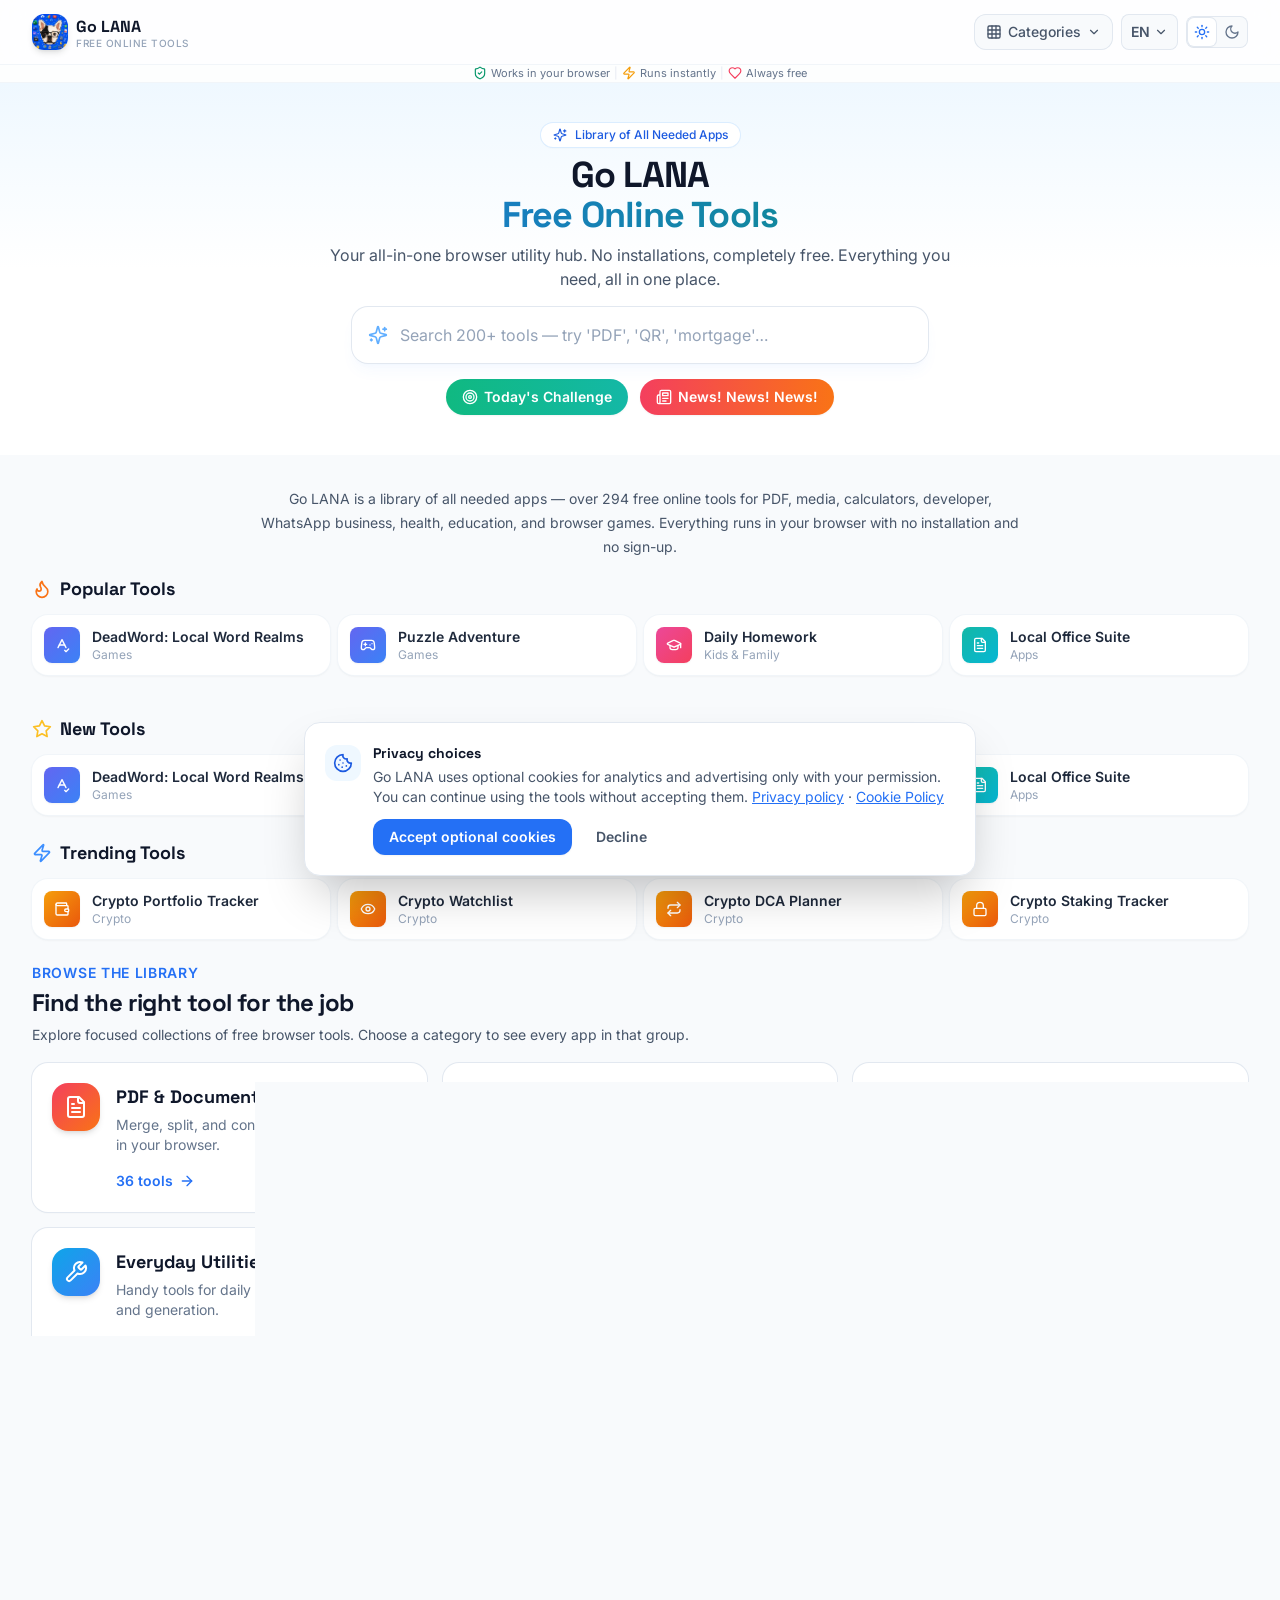
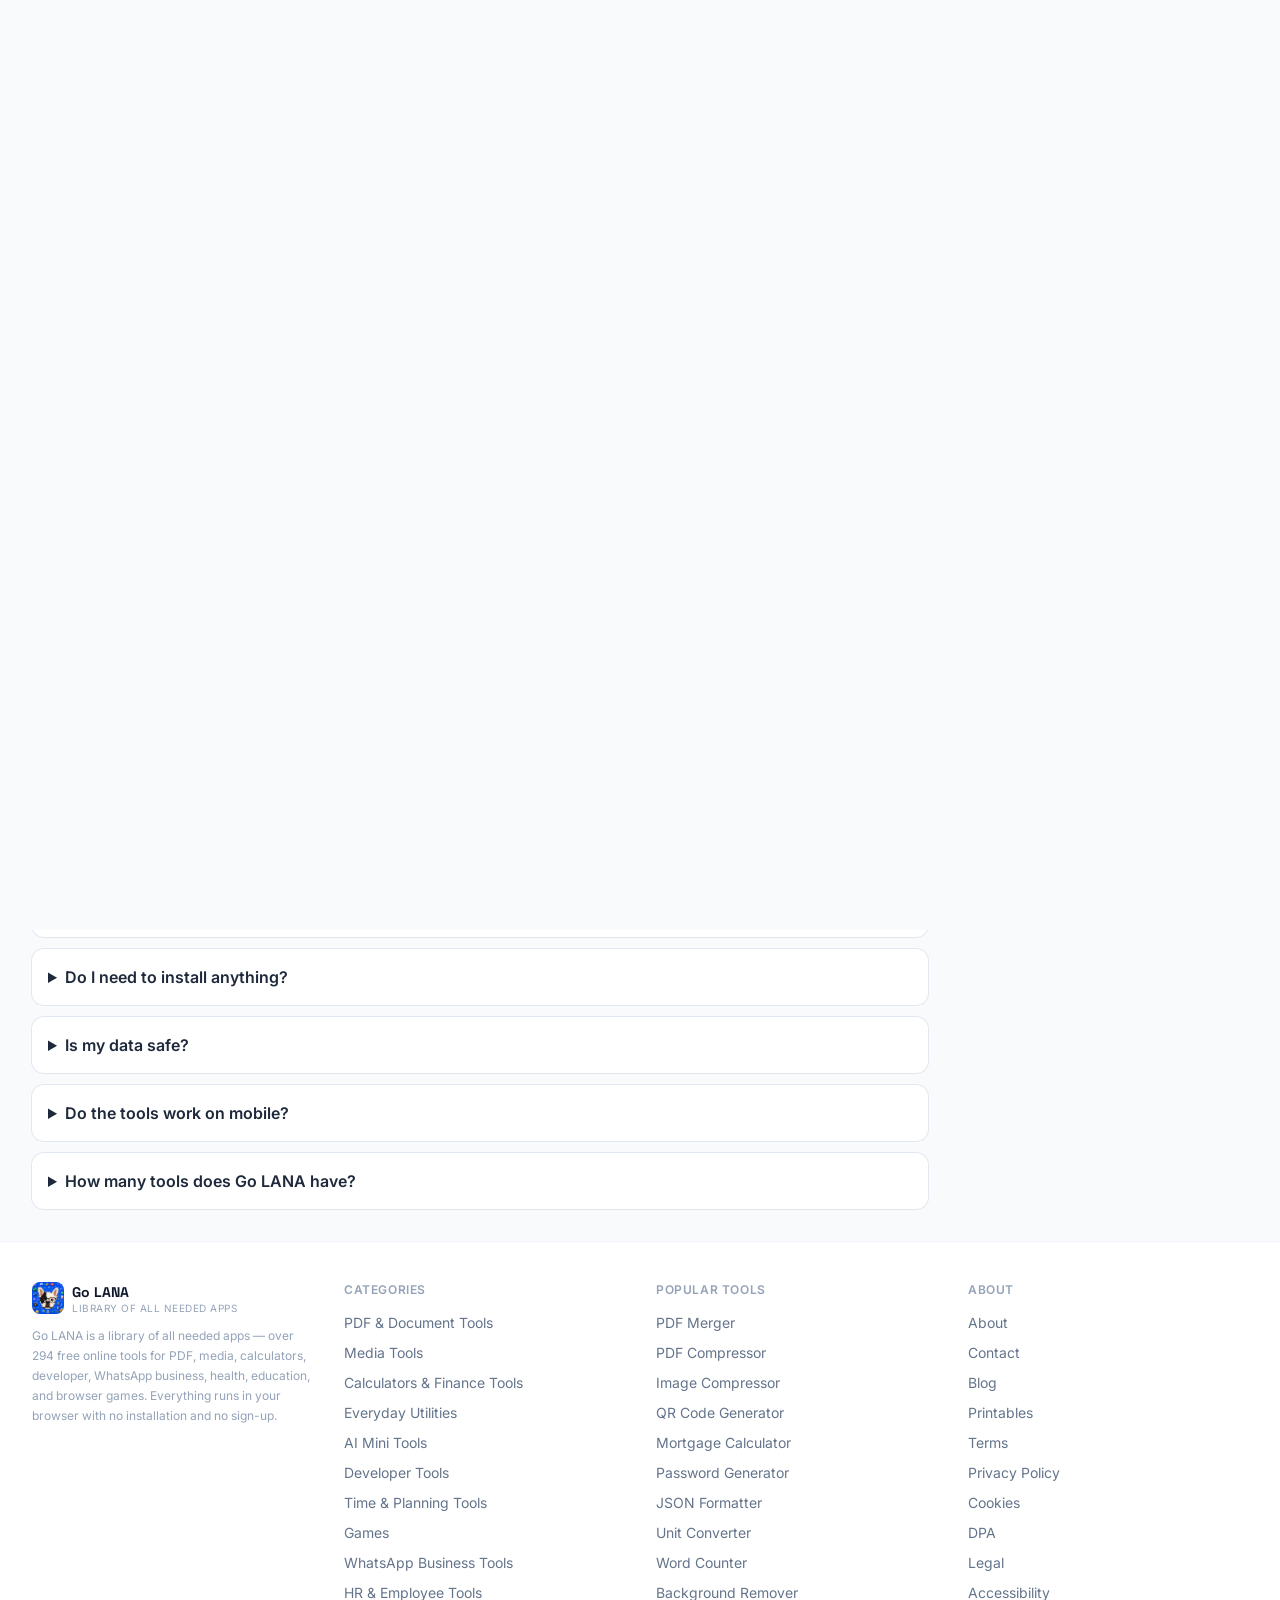
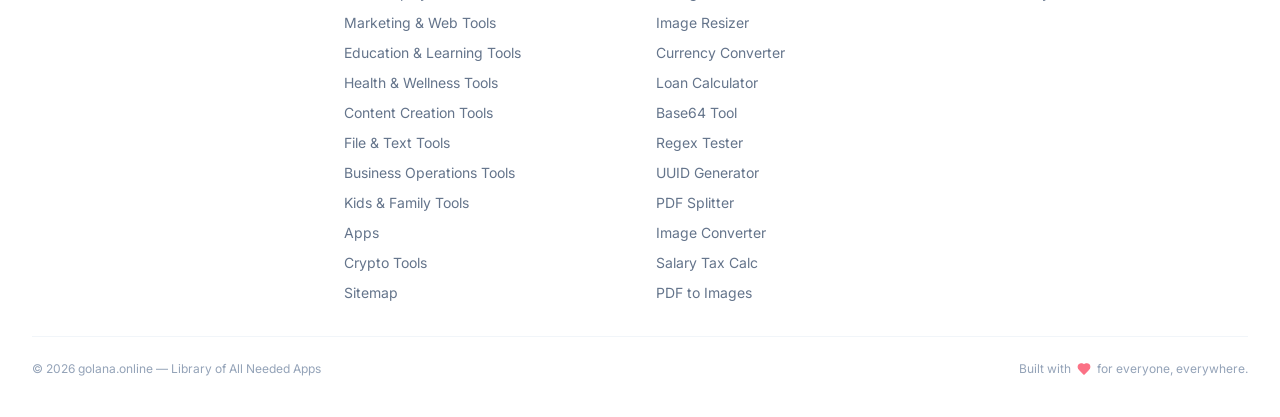
<file: index.html>
<!doctype html>
<html lang="en">
  <head>
    <meta charset="UTF-8" />
    <link rel="icon" type="image/png" href="/icon.png" />
    <link rel="manifest" href="/manifest.json" />
    <meta name="theme-color" content="#0ea5e9" />
    <meta name="viewport" content="width=device-width, initial-scale=1.0" />
    <meta name="description" content="Go LANA — Free Online Tools. A library of all needed apps: PDF, media, calculators, utilities, AI, developer tools, games and more. No installations, completely free." />
    <meta name="ai-content" content="true" />
    <meta name="llm-friendly" content="true" />
    <meta name="structured-data" content="enabled" />
    <meta name="last-updated" content="2026-09-19" />
    <meta name="google-adsense-account" content="ca-pub-1838841424732275" />
    <meta name="google-site-verification" content="e6k9hyZIUOwRAFgraq1MeLa_KR2uTgmNMEaawZYPJcY" />
    <meta name="robots" content="index, follow, max-snippet:-1, max-image-preview:large, max-video-preview:-1" />
    <meta name="googlebot" content="index, follow" />
    <link rel="canonical" href="https://golana.online/" />
    <link rel="alternate" hrefLang="x-default" href="https://golana.online/" />
    <script type="application/ld+json">
    {
      "@context": "https://schema.org",
      "@type": "Organization",
      "name": "Go LANA",
      "url": "https://golana.online",
      "logo": "https://golana.online/icon.png",
      "description": "Free online tools, calculators, converters, games, and printables that run entirely in your browser.",
      "email": "golana.online@gmail.com"
    }
    </script>
    <script type="application/ld+json">
    {
      "@context": "https://schema.org",
      "@type": "WebSite",
      "name": "Go LANA",
      "url": "https://golana.online",
      "potentialAction": {
        "@type": "SearchAction",
        "target": {
          "@type": "EntryPoint",
          "urlTemplate": "https://golana.online/?q={search_term_string}"
        },
        "query-input": "required name=search_term_string"
      }
    }
    </script>
    <title>Go LANA — Free Online Tools</title>
    <meta property="og:image" content="https://golana.online/icon.png" />
    <meta name="twitter:card" content="summary_large_image" />
    <meta name="twitter:image" content="https://golana.online/icon.png" />
    <script async src="https://pagead2.googlesyndication.com/pagead/js/adsbygoogle.js?client=ca-pub-1838841424732275"
      crossorigin="anonymous" data-ad-client="ca-pub-1838841424732275"></script>
    <!-- Google tag (gtag.js) -->
    <script async src="https://www.googletagmanager.com/gtag/js?id=G-EPSS2SX1LB"></script>
    <script>
      window.dataLayer = window.dataLayer || [];
      function gtag(){dataLayer.push(arguments);}
      gtag('js', new Date());
      gtag('config', 'G-EPSS2SX1LB');
    </script>
    <link rel="preconnect" href="https://fonts.googleapis.com" />
    <link rel="preconnect" href="https://fonts.gstatic.com" crossorigin />
    <link href="https://fonts.googleapis.com/css2?family=Inter:wght@400;500;600;700&family=Space+Grotesk:wght@500;600;700&display=swap" rel="stylesheet" />
    <link rel="alternate" type="text/plain" href="/llms.txt" />
    <link rel="alternate" type="text/plain" href="/ai.txt" />
    <script type="module" crossorigin src="/assets/index-Da5RkUFM.js"></script>
    <link rel="stylesheet" crossorigin href="/assets/index-DgQZU83Z.css">
  </head>
  <body>
    <div id="root">
      <noscript>
        <main style="max-width: 760px; margin: 0 auto; padding: 48px 20px; font-family: Arial, sans-serif; color: #0f172a;">
          <h1>Go LANA — Free Online Tools</h1>
          <p>Go LANA is a library of free browser-based tools for PDFs, media, calculators, developer utilities, business tasks, education, health, and games.</p>
          <p>Go LANA offers hundreds of free tools including PDF mergers, PDF splitters, image converters, video trimmers, calculators, unit converters, AI writing assistants, developer utilities, business templates, educational games, daily homework challenges, and printable worksheets.</p>
          <p>JavaScript is required to use the interactive tools. You can browse the <a href="/sitemap.xml">site map</a>, explore our <a href="/pdf-tools">PDF tools</a>, <a href="/media-tools">media tools</a>, <a href="/calculators">calculators</a>, or read our <a href="/page/about">about page</a>.</p>
        </main>
      </noscript>
    </div>
  </body>
</html>
</file>
<file: assets/index-DgQZU83Z.css>
*,:before,:after{--tw-border-spacing-x: 0;--tw-border-spacing-y: 0;--tw-translate-x: 0;--tw-translate-y: 0;--tw-rotate: 0;--tw-skew-x: 0;--tw-skew-y: 0;--tw-scale-x: 1;--tw-scale-y: 1;--tw-pan-x: ;--tw-pan-y: ;--tw-pinch-zoom: ;--tw-scroll-snap-strictness: proximity;--tw-gradient-from-position: ;--tw-gradient-via-position: ;--tw-gradient-to-position: ;--tw-ordinal: ;--tw-slashed-zero: ;--tw-numeric-figure: ;--tw-numeric-spacing: ;--tw-numeric-fraction: ;--tw-ring-inset: ;--tw-ring-offset-width: 0px;--tw-ring-offset-color: #fff;--tw-ring-color: rgb(59 130 246 / .5);--tw-ring-offset-shadow: 0 0 #0000;--tw-ring-shadow: 0 0 #0000;--tw-shadow: 0 0 #0000;--tw-shadow-colored: 0 0 #0000;--tw-blur: ;--tw-brightness: ;--tw-contrast: ;--tw-grayscale: ;--tw-hue-rotate: ;--tw-invert: ;--tw-saturate: ;--tw-sepia: ;--tw-drop-shadow: ;--tw-backdrop-blur: ;--tw-backdrop-brightness: ;--tw-backdrop-contrast: ;--tw-backdrop-grayscale: ;--tw-backdrop-hue-rotate: ;--tw-backdrop-invert: ;--tw-backdrop-opacity: ;--tw-backdrop-saturate: ;--tw-backdrop-sepia: ;--tw-contain-size: ;--tw-contain-layout: ;--tw-contain-paint: ;--tw-contain-style: }::backdrop{--tw-border-spacing-x: 0;--tw-border-spacing-y: 0;--tw-translate-x: 0;--tw-translate-y: 0;--tw-rotate: 0;--tw-skew-x: 0;--tw-skew-y: 0;--tw-scale-x: 1;--tw-scale-y: 1;--tw-pan-x: ;--tw-pan-y: ;--tw-pinch-zoom: ;--tw-scroll-snap-strictness: proximity;--tw-gradient-from-position: ;--tw-gradient-via-position: ;--tw-gradient-to-position: ;--tw-ordinal: ;--tw-slashed-zero: ;--tw-numeric-figure: ;--tw-numeric-spacing: ;--tw-numeric-fraction: ;--tw-ring-inset: ;--tw-ring-offset-width: 0px;--tw-ring-offset-color: #fff;--tw-ring-color: rgb(59 130 246 / .5);--tw-ring-offset-shadow: 0 0 #0000;--tw-ring-shadow: 0 0 #0000;--tw-shadow: 0 0 #0000;--tw-shadow-colored: 0 0 #0000;--tw-blur: ;--tw-brightness: ;--tw-contrast: ;--tw-grayscale: ;--tw-hue-rotate: ;--tw-invert: ;--tw-saturate: ;--tw-sepia: ;--tw-drop-shadow: ;--tw-backdrop-blur: ;--tw-backdrop-brightness: ;--tw-backdrop-contrast: ;--tw-backdrop-grayscale: ;--tw-backdrop-hue-rotate: ;--tw-backdrop-invert: ;--tw-backdrop-opacity: ;--tw-backdrop-saturate: ;--tw-backdrop-sepia: ;--tw-contain-size: ;--tw-contain-layout: ;--tw-contain-paint: ;--tw-contain-style: }*,:before,:after{box-sizing:border-box;border-width:0;border-style:solid;border-color:#e5e7eb}:before,:after{--tw-content: ""}html,:host{line-height:1.5;-webkit-text-size-adjust:100%;-moz-tab-size:4;-o-tab-size:4;tab-size:4;font-family:Inter,ui-sans-serif,system-ui,sans-serif;font-feature-settings:normal;font-variation-settings:normal;-webkit-tap-highlight-color:transparent}body{margin:0;line-height:inherit}hr{height:0;color:inherit;border-top-width:1px}abbr:where([title]){-webkit-text-decoration:underline dotted;text-decoration:underline dotted}h1,h2,h3,h4,h5,h6{font-size:inherit;font-weight:inherit}a{color:inherit;text-decoration:inherit}b,strong{font-weight:bolder}code,kbd,samp,pre{font-family:ui-monospace,SFMono-Regular,Menlo,Monaco,Consolas,Liberation Mono,Courier New,monospace;font-feature-settings:normal;font-variation-settings:normal;font-size:1em}small{font-size:80%}sub,sup{font-size:75%;line-height:0;position:relative;vertical-align:baseline}sub{bottom:-.25em}sup{top:-.5em}table{text-indent:0;border-color:inherit;border-collapse:collapse}button,input,optgroup,select,textarea{font-family:inherit;font-feature-settings:inherit;font-variation-settings:inherit;font-size:100%;font-weight:inherit;line-height:inherit;letter-spacing:inherit;color:inherit;margin:0;padding:0}button,select{text-transform:none}button,input:where([type=button]),input:where([type=reset]),input:where([type=submit]){-webkit-appearance:button;background-color:transparent;background-image:none}:-moz-focusring{outline:auto}:-moz-ui-invalid{box-shadow:none}progress{vertical-align:baseline}::-webkit-inner-spin-button,::-webkit-outer-spin-button{height:auto}[type=search]{-webkit-appearance:textfield;outline-offset:-2px}::-webkit-search-decoration{-webkit-appearance:none}::-webkit-file-upload-button{-webkit-appearance:button;font:inherit}summary{display:list-item}blockquote,dl,dd,h1,h2,h3,h4,h5,h6,hr,figure,p,pre{margin:0}fieldset{margin:0;padding:0}legend{padding:0}ol,ul,menu{list-style:none;margin:0;padding:0}dialog{padding:0}textarea{resize:vertical}input::-moz-placeholder,textarea::-moz-placeholder{opacity:1;color:#9ca3af}input::placeholder,textarea::placeholder{opacity:1;color:#9ca3af}button,[role=button]{cursor:pointer}:disabled{cursor:default}img,svg,video,canvas,audio,iframe,embed,object{display:block;vertical-align:middle}img,video{max-width:100%;height:auto}[hidden]:where(:not([hidden=until-found])){display:none}.container{width:100%}@media (min-width: 400px){.container{max-width:400px}}@media (min-width: 640px){.container{max-width:640px}}@media (min-width: 768px){.container{max-width:768px}}@media (min-width: 1024px){.container{max-width:1024px}}@media (min-width: 1280px){.container{max-width:1280px}}@media (min-width: 1536px){.container{max-width:1536px}}.container-page{margin-left:auto;margin-right:auto;width:100%;max-width:80rem;padding-left:1rem;padding-right:1rem}@media (min-width: 640px){.container-page{padding-left:1.5rem;padding-right:1.5rem}}@media (min-width: 1024px){.container-page{padding-left:2rem;padding-right:2rem}}.btn-primary{display:inline-flex;align-items:center;justify-content:center;gap:.5rem;overflow-wrap:break-word;border-radius:.75rem;padding:.625rem 1rem;text-align:center;font-size:.875rem;line-height:1.25rem;font-weight:600;line-height:1.25;transition-property:all;transition-timing-function:cubic-bezier(.4,0,.2,1);transition-duration:.2s}.btn-primary:focus{outline:2px solid transparent;outline-offset:2px}.btn-primary:focus-visible{--tw-ring-offset-shadow: var(--tw-ring-inset) 0 0 0 var(--tw-ring-offset-width) var(--tw-ring-offset-color);--tw-ring-shadow: var(--tw-ring-inset) 0 0 0 calc(2px + var(--tw-ring-offset-width)) var(--tw-ring-color);box-shadow:var(--tw-ring-offset-shadow),var(--tw-ring-shadow),var(--tw-shadow, 0 0 #0000);--tw-ring-opacity: 1;--tw-ring-color: rgb(59 142 255 / var(--tw-ring-opacity, 1));--tw-ring-offset-width: 2px}.btn-primary:disabled{cursor:not-allowed;opacity:.5}.btn-primary{--tw-bg-opacity: 1;background-color:rgb(36 112 245 / var(--tw-bg-opacity, 1));--tw-text-opacity: 1;color:rgb(255 255 255 / var(--tw-text-opacity, 1));--tw-shadow: 0 1px 2px 0 rgb(0 0 0 / .05);--tw-shadow-colored: 0 1px 2px 0 var(--tw-shadow-color);box-shadow:var(--tw-ring-offset-shadow, 0 0 #0000),var(--tw-ring-shadow, 0 0 #0000),var(--tw-shadow)}.dark .btn-primary{color:#f1f5f9;box-shadow:none}.btn-primary:hover{--tw-bg-opacity: 1;background-color:rgb(28 90 224 / var(--tw-bg-opacity, 1))}.btn-primary:active{--tw-scale-x: .98;--tw-scale-y: .98;transform:translate(var(--tw-translate-x),var(--tw-translate-y)) rotate(var(--tw-rotate)) skew(var(--tw-skew-x)) skewY(var(--tw-skew-y)) scaleX(var(--tw-scale-x)) scaleY(var(--tw-scale-y))}.btn-secondary{display:inline-flex;align-items:center;justify-content:center;gap:.5rem;overflow-wrap:break-word;border-radius:.75rem;padding:.625rem 1rem;text-align:center;font-size:.875rem;line-height:1.25rem;font-weight:600;line-height:1.25;transition-property:all;transition-timing-function:cubic-bezier(.4,0,.2,1);transition-duration:.2s}.btn-secondary:focus{outline:2px solid transparent;outline-offset:2px}.btn-secondary:focus-visible{--tw-ring-offset-shadow: var(--tw-ring-inset) 0 0 0 var(--tw-ring-offset-width) var(--tw-ring-offset-color);--tw-ring-shadow: var(--tw-ring-inset) 0 0 0 calc(2px + var(--tw-ring-offset-width)) var(--tw-ring-color);box-shadow:var(--tw-ring-offset-shadow),var(--tw-ring-shadow),var(--tw-shadow, 0 0 #0000);--tw-ring-opacity: 1;--tw-ring-color: rgb(59 142 255 / var(--tw-ring-opacity, 1));--tw-ring-offset-width: 2px}.btn-secondary:disabled{cursor:not-allowed;opacity:.5}.btn-secondary{--tw-bg-opacity: 1;background-color:rgb(255 255 255 / var(--tw-bg-opacity, 1));--tw-text-opacity: 1;color:rgb(51 65 85 / var(--tw-text-opacity, 1));--tw-ring-offset-shadow: var(--tw-ring-inset) 0 0 0 var(--tw-ring-offset-width) var(--tw-ring-offset-color);--tw-ring-shadow: var(--tw-ring-inset) 0 0 0 calc(1px + var(--tw-ring-offset-width)) var(--tw-ring-color);box-shadow:var(--tw-ring-offset-shadow),var(--tw-ring-shadow),var(--tw-shadow, 0 0 #0000);--tw-ring-inset: inset;--tw-ring-opacity: 1;--tw-ring-color: rgb(226 232 240 / var(--tw-ring-opacity, 1))}.dark .btn-secondary{background-color:#131c31;color:#cbd5e1;--tw-ring-color: #1e293b;box-shadow:inset 0 0 0 var(--tw-ring-inset-width, 0) var(--tw-ring-color)}.dark .btn-secondary:hover{background-color:#1e293b;--tw-ring-color: #475569}.btn-secondary:hover{--tw-bg-opacity: 1;background-color:rgb(248 250 252 / var(--tw-bg-opacity, 1));--tw-ring-opacity: 1;--tw-ring-color: rgb(203 213 225 / var(--tw-ring-opacity, 1))}.btn-ghost{display:inline-flex;align-items:center;justify-content:center;gap:.5rem;overflow-wrap:break-word;border-radius:.75rem;padding:.625rem 1rem;text-align:center;font-size:.875rem;line-height:1.25rem;font-weight:600;line-height:1.25;transition-property:all;transition-timing-function:cubic-bezier(.4,0,.2,1);transition-duration:.2s}.btn-ghost:focus{outline:2px solid transparent;outline-offset:2px}.btn-ghost:focus-visible{--tw-ring-offset-shadow: var(--tw-ring-inset) 0 0 0 var(--tw-ring-offset-width) var(--tw-ring-offset-color);--tw-ring-shadow: var(--tw-ring-inset) 0 0 0 calc(2px + var(--tw-ring-offset-width)) var(--tw-ring-color);box-shadow:var(--tw-ring-offset-shadow),var(--tw-ring-shadow),var(--tw-shadow, 0 0 #0000);--tw-ring-opacity: 1;--tw-ring-color: rgb(59 142 255 / var(--tw-ring-opacity, 1));--tw-ring-offset-width: 2px}.btn-ghost:disabled{cursor:not-allowed;opacity:.5}.btn-ghost{--tw-text-opacity: 1;color:rgb(71 85 105 / var(--tw-text-opacity, 1))}.dark .btn-ghost{color:#94a3b8}.dark .btn-ghost:hover{background-color:#1e293b;color:#f1f5f9}.btn-ghost:hover{--tw-bg-opacity: 1;background-color:rgb(241 245 249 / var(--tw-bg-opacity, 1));--tw-text-opacity: 1;color:rgb(15 23 42 / var(--tw-text-opacity, 1))}.\!card{border-radius:1rem;--tw-bg-opacity: 1;background-color:rgb(255 255 255 / var(--tw-bg-opacity, 1));--tw-shadow: 0 1px 2px 0 rgb(16 24 40 / .04), 0 1px 3px 0 rgb(16 24 40 / .06);--tw-shadow-colored: 0 1px 2px 0 var(--tw-shadow-color), 0 1px 3px 0 var(--tw-shadow-color);box-shadow:var(--tw-ring-offset-shadow, 0 0 #0000),var(--tw-ring-shadow, 0 0 #0000),var(--tw-shadow);--tw-ring-offset-shadow: var(--tw-ring-inset) 0 0 0 var(--tw-ring-offset-width) var(--tw-ring-offset-color);--tw-ring-shadow: var(--tw-ring-inset) 0 0 0 calc(1px + var(--tw-ring-offset-width)) var(--tw-ring-color);box-shadow:var(--tw-ring-offset-shadow),var(--tw-ring-shadow),var(--tw-shadow, 0 0 #0000);--tw-ring-opacity: 1;--tw-ring-color: rgb(241 245 249 / var(--tw-ring-opacity, 1));transition-property:all;transition-timing-function:cubic-bezier(.4,0,.2,1);transition-duration:.2s}.dark .\!card{background-color:#131c31;--tw-ring-color: #1e293b;box-shadow:none}.card{border-radius:1rem;--tw-bg-opacity: 1;background-color:rgb(255 255 255 / var(--tw-bg-opacity, 1));--tw-shadow: 0 1px 2px 0 rgb(16 24 40 / .04), 0 1px 3px 0 rgb(16 24 40 / .06);--tw-shadow-colored: 0 1px 2px 0 var(--tw-shadow-color), 0 1px 3px 0 var(--tw-shadow-color);box-shadow:var(--tw-ring-offset-shadow, 0 0 #0000),var(--tw-ring-shadow, 0 0 #0000),var(--tw-shadow);--tw-ring-offset-shadow: var(--tw-ring-inset) 0 0 0 var(--tw-ring-offset-width) var(--tw-ring-offset-color);--tw-ring-shadow: var(--tw-ring-inset) 0 0 0 calc(1px + var(--tw-ring-offset-width)) var(--tw-ring-color);box-shadow:var(--tw-ring-offset-shadow),var(--tw-ring-shadow),var(--tw-shadow, 0 0 #0000);--tw-ring-opacity: 1;--tw-ring-color: rgb(241 245 249 / var(--tw-ring-opacity, 1));transition-property:all;transition-timing-function:cubic-bezier(.4,0,.2,1);transition-duration:.2s}.dark .card{background-color:#131c31;--tw-ring-color: #1e293b;box-shadow:none}.\!input{width:100%;min-width:0px;border-radius:.75rem;border-width:0px;--tw-bg-opacity: 1;background-color:rgb(255 255 255 / var(--tw-bg-opacity, 1));padding:.625rem .875rem;font-size:.875rem;line-height:1.25rem;--tw-text-opacity: 1;color:rgb(15 23 42 / var(--tw-text-opacity, 1));--tw-ring-offset-shadow: var(--tw-ring-inset) 0 0 0 var(--tw-ring-offset-width) var(--tw-ring-offset-color);--tw-ring-shadow: var(--tw-ring-inset) 0 0 0 calc(1px + var(--tw-ring-offset-width)) var(--tw-ring-color);box-shadow:var(--tw-ring-offset-shadow),var(--tw-ring-shadow),var(--tw-shadow, 0 0 #0000);--tw-ring-inset: inset;--tw-ring-opacity: 1;--tw-ring-color: rgb(226 232 240 / var(--tw-ring-opacity, 1));transition-property:color,background-color,border-color,text-decoration-color,fill,stroke,opacity,box-shadow,transform,filter,-webkit-backdrop-filter;transition-property:color,background-color,border-color,text-decoration-color,fill,stroke,opacity,box-shadow,transform,filter,backdrop-filter;transition-property:color,background-color,border-color,text-decoration-color,fill,stroke,opacity,box-shadow,transform,filter,backdrop-filter,-webkit-backdrop-filter;transition-timing-function:cubic-bezier(.4,0,.2,1);transition-duration:.15s}.dark .\!input{background-color:#131c31;color:#f1f5f9}.dark .\!input::-moz-placeholder{color:#475569}.dark .\!input::placeholder{color:#475569}.dark .\!input{--tw-ring-color: #1e293b;box-shadow:inset 0 0 0 var(--tw-ring-inset-width, 0) var(--tw-ring-color)}.\!input::-moz-placeholder{--tw-text-opacity: 1;color:rgb(148 163 184 / var(--tw-text-opacity, 1))}.\!input::placeholder{--tw-text-opacity: 1;color:rgb(148 163 184 / var(--tw-text-opacity, 1))}.\!input:focus{outline:2px solid transparent;outline-offset:2px;--tw-ring-offset-shadow: var(--tw-ring-inset) 0 0 0 var(--tw-ring-offset-width) var(--tw-ring-offset-color);--tw-ring-shadow: var(--tw-ring-inset) 0 0 0 calc(2px + var(--tw-ring-offset-width)) var(--tw-ring-color);box-shadow:var(--tw-ring-offset-shadow),var(--tw-ring-shadow),var(--tw-shadow, 0 0 #0000);--tw-ring-opacity: 1;--tw-ring-color: rgb(59 142 255 / var(--tw-ring-opacity, 1))}.input{width:100%;min-width:0px;border-radius:.75rem;border-width:0px;--tw-bg-opacity: 1;background-color:rgb(255 255 255 / var(--tw-bg-opacity, 1));padding:.625rem .875rem;font-size:.875rem;line-height:1.25rem;--tw-text-opacity: 1;color:rgb(15 23 42 / var(--tw-text-opacity, 1));--tw-ring-offset-shadow: var(--tw-ring-inset) 0 0 0 var(--tw-ring-offset-width) var(--tw-ring-offset-color);--tw-ring-shadow: var(--tw-ring-inset) 0 0 0 calc(1px + var(--tw-ring-offset-width)) var(--tw-ring-color);box-shadow:var(--tw-ring-offset-shadow),var(--tw-ring-shadow),var(--tw-shadow, 0 0 #0000);--tw-ring-inset: inset;--tw-ring-opacity: 1;--tw-ring-color: rgb(226 232 240 / var(--tw-ring-opacity, 1));transition-property:color,background-color,border-color,text-decoration-color,fill,stroke,opacity,box-shadow,transform,filter,-webkit-backdrop-filter;transition-property:color,background-color,border-color,text-decoration-color,fill,stroke,opacity,box-shadow,transform,filter,backdrop-filter;transition-property:color,background-color,border-color,text-decoration-color,fill,stroke,opacity,box-shadow,transform,filter,backdrop-filter,-webkit-backdrop-filter;transition-timing-function:cubic-bezier(.4,0,.2,1);transition-duration:.15s}.dark .input{background-color:#131c31;color:#f1f5f9}.dark .input::-moz-placeholder{color:#475569}.dark .input::placeholder{color:#475569}.dark .input{--tw-ring-color: #1e293b;box-shadow:inset 0 0 0 var(--tw-ring-inset-width, 0) var(--tw-ring-color)}.input::-moz-placeholder{--tw-text-opacity: 1;color:rgb(148 163 184 / var(--tw-text-opacity, 1))}.input::placeholder{--tw-text-opacity: 1;color:rgb(148 163 184 / var(--tw-text-opacity, 1))}.input:focus{outline:2px solid transparent;outline-offset:2px;--tw-ring-offset-shadow: var(--tw-ring-inset) 0 0 0 var(--tw-ring-offset-width) var(--tw-ring-offset-color);--tw-ring-shadow: var(--tw-ring-inset) 0 0 0 calc(2px + var(--tw-ring-offset-width)) var(--tw-ring-color);box-shadow:var(--tw-ring-offset-shadow),var(--tw-ring-shadow),var(--tw-shadow, 0 0 #0000);--tw-ring-opacity: 1;--tw-ring-color: rgb(59 142 255 / var(--tw-ring-opacity, 1))}.\!label{margin-bottom:.375rem;display:block;font-size:.875rem;line-height:1.25rem;font-weight:500;--tw-text-opacity: 1;color:rgb(51 65 85 / var(--tw-text-opacity, 1))}.dark .\!label{color:#cbd5e1}.label{margin-bottom:.375rem;display:block;font-size:.875rem;line-height:1.25rem;font-weight:500;--tw-text-opacity: 1;color:rgb(51 65 85 / var(--tw-text-opacity, 1))}.dark .label{color:#cbd5e1}.badge{display:inline-flex;align-items:center;gap:.25rem;border-radius:9999px;padding:.125rem .625rem;font-size:.75rem;line-height:1rem;font-weight:500}.sr-only{position:absolute;width:1px;height:1px;padding:0;margin:-1px;overflow:hidden;clip:rect(0,0,0,0);white-space:nowrap;border-width:0}.pointer-events-none{pointer-events:none}.\!visible{visibility:visible!important}.visible{visibility:visible}.invisible{visibility:hidden}.collapse{visibility:collapse}.static{position:static}.fixed{position:fixed}.absolute{position:absolute}.relative{position:relative}.sticky{position:sticky}.inset-0{top:0;right:0;bottom:0;left:0}.inset-0\.5{top:.125rem;right:.125rem;bottom:.125rem;left:.125rem}.inset-1{top:.25rem;right:.25rem;bottom:.25rem;left:.25rem}.inset-x-3{left:.75rem;right:.75rem}.inset-y-0{top:0;bottom:0}.-bottom-1{bottom:-.25rem}.-left-1{left:-.25rem}.-left-2{left:-.5rem}.-right-1{right:-.25rem}.-right-2{right:-.5rem}.-top-1{top:-.25rem}.-top-2{top:-.5rem}.-top-24{top:-6rem}.-top-3{top:-.75rem}.bottom-0{bottom:0}.bottom-1{bottom:.25rem}.bottom-1\/3{bottom:33.333333%}.bottom-2{bottom:.5rem}.bottom-20{bottom:5rem}.bottom-3{bottom:.75rem}.bottom-4{bottom:1rem}.bottom-5{bottom:1.25rem}.bottom-8{bottom:2rem}.left-0{left:0}.left-0\.5{left:.125rem}.left-1{left:.25rem}.left-1\/2{left:50%}.left-2\.5{left:.625rem}.left-3{left:.75rem}.left-4{left:1rem}.left-6{left:1.5rem}.left-8{left:2rem}.left-\[22px\]{left:22px}.right-0{right:0}.right-1{right:.25rem}.right-3{right:.75rem}.right-4{right:1rem}.right-5{right:1.25rem}.right-8{right:2rem}.top-0{top:0}.top-0\.5{top:.125rem}.top-1{top:.25rem}.top-1\/2{top:50%}.top-16{top:4rem}.top-3{top:.75rem}.top-32{top:8rem}.top-4{top:1rem}.top-8{top:2rem}.-z-10{z-index:-10}.z-10{z-index:10}.z-20{z-index:20}.z-30{z-index:30}.z-40{z-index:40}.z-50{z-index:50}.col-span-1{grid-column:span 1 / span 1}.col-span-2{grid-column:span 2 / span 2}.col-span-3{grid-column:span 3 / span 3}.col-span-4{grid-column:span 4 / span 4}.col-span-5{grid-column:span 5 / span 5}.col-span-6{grid-column:span 6 / span 6}.mx-0\.5{margin-left:.125rem;margin-right:.125rem}.mx-1{margin-left:.25rem;margin-right:.25rem}.mx-4{margin-left:1rem;margin-right:1rem}.mx-auto{margin-left:auto;margin-right:auto}.my-2{margin-top:.5rem;margin-bottom:.5rem}.my-4{margin-top:1rem;margin-bottom:1rem}.-mt-0\.5{margin-top:-.125rem}.-mt-2{margin-top:-.5rem}.mb-0\.5{margin-bottom:.125rem}.mb-1{margin-bottom:.25rem}.mb-1\.5{margin-bottom:.375rem}.mb-2{margin-bottom:.5rem}.mb-3{margin-bottom:.75rem}.mb-4{margin-bottom:1rem}.mb-5{margin-bottom:1.25rem}.mb-6{margin-bottom:1.5rem}.mb-8{margin-bottom:2rem}.ml-1{margin-left:.25rem}.ml-2{margin-left:.5rem}.ml-3{margin-left:.75rem}.ml-4{margin-left:1rem}.ml-5{margin-left:1.25rem}.ml-auto{margin-left:auto}.mr-0\.5{margin-right:.125rem}.mr-1{margin-right:.25rem}.mr-1\.5{margin-right:.375rem}.mr-2{margin-right:.5rem}.mt-0\.5{margin-top:.125rem}.mt-1{margin-top:.25rem}.mt-1\.5{margin-top:.375rem}.mt-10{margin-top:2.5rem}.mt-12{margin-top:3rem}.mt-2{margin-top:.5rem}.mt-2\.5{margin-top:.625rem}.mt-3{margin-top:.75rem}.mt-4{margin-top:1rem}.mt-5{margin-top:1.25rem}.mt-6{margin-top:1.5rem}.mt-8{margin-top:2rem}.mt-\[8vh\]{margin-top:8vh}.mt-auto{margin-top:auto}.line-clamp-1{overflow:hidden;display:-webkit-box;-webkit-box-orient:vertical;-webkit-line-clamp:1}.line-clamp-2{overflow:hidden;display:-webkit-box;-webkit-box-orient:vertical;-webkit-line-clamp:2}.line-clamp-3{overflow:hidden;display:-webkit-box;-webkit-box-orient:vertical;-webkit-line-clamp:3}.block{display:block}.inline-block{display:inline-block}.inline{display:inline}.flex{display:flex}.inline-flex{display:inline-flex}.table{display:table}.grid{display:grid}.contents{display:contents}.hidden{display:none}.aspect-\[3\/4\]{aspect-ratio:3/4}.aspect-square{aspect-ratio:1 / 1}.h-0{height:0px}.h-1{height:.25rem}.h-1\.5{height:.375rem}.h-1\/2{height:50%}.h-1\/3{height:33.333333%}.h-10{height:2.5rem}.h-11{height:2.75rem}.h-12{height:3rem}.h-14{height:3.5rem}.h-16{height:4rem}.h-2{height:.5rem}.h-2\.5{height:.625rem}.h-20{height:5rem}.h-24{height:6rem}.h-28{height:7rem}.h-3{height:.75rem}.h-3\.5{height:.875rem}.h-3\/5{height:60%}.h-32{height:8rem}.h-4{height:1rem}.h-44{height:11rem}.h-48{height:12rem}.h-5{height:1.25rem}.h-56{height:14rem}.h-6{height:1.5rem}.h-64{height:16rem}.h-7{height:1.75rem}.h-72{height:18rem}.h-8{height:2rem}.h-9{height:2.25rem}.h-\[220px\]{height:220px}.h-\[420px\]{height:420px}.h-auto{height:auto}.h-full{height:100%}.max-h-40{max-height:10rem}.max-h-48{max-height:12rem}.max-h-64{max-height:16rem}.max-h-80{max-height:20rem}.max-h-96{max-height:24rem}.max-h-\[280px\]{max-height:280px}.max-h-\[300px\]{max-height:300px}.max-h-\[400px\]{max-height:400px}.max-h-\[50vh\]{max-height:50vh}.max-h-\[55vh\]{max-height:55vh}.max-h-\[600px\]{max-height:600px}.max-h-\[75vh\]{max-height:75vh}.min-h-0{min-height:0px}.min-h-20{min-height:5rem}.min-h-24{min-height:6rem}.min-h-32{min-height:8rem}.min-h-\[1\.5rem\]{min-height:1.5rem}.min-h-\[100px\]{min-height:100px}.min-h-\[120px\]{min-height:120px}.min-h-\[140px\]{min-height:140px}.min-h-\[150px\]{min-height:150px}.min-h-\[160px\]{min-height:160px}.min-h-\[180px\]{min-height:180px}.min-h-\[200px\]{min-height:200px}.min-h-\[220px\]{min-height:220px}.min-h-\[240px\]{min-height:240px}.min-h-\[280px\]{min-height:280px}.min-h-\[28px\]{min-height:28px}.min-h-\[300px\]{min-height:300px}.min-h-\[3rem\]{min-height:3rem}.min-h-\[400px\]{min-height:400px}.min-h-\[50px\]{min-height:50px}.min-h-\[55vh\]{min-height:55vh}.min-h-\[60px\]{min-height:60px}.min-h-\[70px\]{min-height:70px}.min-h-\[80px\]{min-height:80px}.min-h-\[90px\]{min-height:90px}.min-h-screen{min-height:100vh}.w-0{width:0px}.w-0\.5{width:.125rem}.w-1{width:.25rem}.w-1\.5{width:.375rem}.w-1\/2{width:50%}.w-1\/3{width:33.333333%}.w-10{width:2.5rem}.w-11{width:2.75rem}.w-12{width:3rem}.w-14{width:3.5rem}.w-16{width:4rem}.w-2{width:.5rem}.w-2\.5{width:.625rem}.w-20{width:5rem}.w-24{width:6rem}.w-28{width:7rem}.w-3{width:.75rem}.w-3\.5{width:.875rem}.w-3\/5{width:60%}.w-32{width:8rem}.w-36{width:9rem}.w-4{width:1rem}.w-44{width:11rem}.w-48{width:12rem}.w-5{width:1.25rem}.w-56{width:14rem}.w-6{width:1.5rem}.w-7{width:1.75rem}.w-72{width:18rem}.w-8{width:2rem}.w-80{width:20rem}.w-9{width:2.25rem}.w-\[42rem\]{width:42rem}.w-\[80\%\]{width:80%}.w-auto{width:auto}.w-full{width:100%}.w-px{width:1px}.min-w-0{min-width:0px}.min-w-20{min-width:5rem}.min-w-\[180px\]{min-width:180px}.min-w-\[200px\]{min-width:200px}.min-w-\[40px\]{min-width:40px}.min-w-\[80px\]{min-width:80px}.max-w-2xl{max-width:42rem}.max-w-3xl{max-width:48rem}.max-w-4xl{max-width:56rem}.max-w-\[100px\]{max-width:100px}.max-w-\[120px\]{max-width:120px}.max-w-\[120vw\]{max-width:120vw}.max-w-\[180px\]{max-width:180px}.max-w-\[200px\]{max-width:200px}.max-w-\[220px\]{max-width:220px}.max-w-\[240px\]{max-width:240px}.max-w-\[340px\]{max-width:340px}.max-w-\[60px\]{max-width:60px}.max-w-\[80px\]{max-width:80px}.max-w-full{max-width:100%}.max-w-lg{max-width:32rem}.max-w-md{max-width:28rem}.max-w-none{max-width:none}.max-w-sm{max-width:24rem}.max-w-xl{max-width:36rem}.max-w-xs{max-width:20rem}.flex-1{flex:1 1 0%}.shrink{flex-shrink:1}.shrink-0{flex-shrink:0}.grow{flex-grow:1}.border-collapse{border-collapse:collapse}.-translate-x-1\/2{--tw-translate-x: -50%;transform:translate(var(--tw-translate-x),var(--tw-translate-y)) rotate(var(--tw-rotate)) skew(var(--tw-skew-x)) skewY(var(--tw-skew-y)) scaleX(var(--tw-scale-x)) scaleY(var(--tw-scale-y))}.-translate-y-1{--tw-translate-y: -.25rem;transform:translate(var(--tw-translate-x),var(--tw-translate-y)) rotate(var(--tw-rotate)) skew(var(--tw-skew-x)) skewY(var(--tw-skew-y)) scaleX(var(--tw-scale-x)) scaleY(var(--tw-scale-y))}.-translate-y-1\/2{--tw-translate-y: -50%;transform:translate(var(--tw-translate-x),var(--tw-translate-y)) rotate(var(--tw-rotate)) skew(var(--tw-skew-x)) skewY(var(--tw-skew-y)) scaleX(var(--tw-scale-x)) scaleY(var(--tw-scale-y))}.translate-y-0{--tw-translate-y: 0px;transform:translate(var(--tw-translate-x),var(--tw-translate-y)) rotate(var(--tw-rotate)) skew(var(--tw-skew-x)) skewY(var(--tw-skew-y)) scaleX(var(--tw-scale-x)) scaleY(var(--tw-scale-y))}.translate-y-3{--tw-translate-y: .75rem;transform:translate(var(--tw-translate-x),var(--tw-translate-y)) rotate(var(--tw-rotate)) skew(var(--tw-skew-x)) skewY(var(--tw-skew-y)) scaleX(var(--tw-scale-x)) scaleY(var(--tw-scale-y))}.-rotate-90{--tw-rotate: -90deg;transform:translate(var(--tw-translate-x),var(--tw-translate-y)) rotate(var(--tw-rotate)) skew(var(--tw-skew-x)) skewY(var(--tw-skew-y)) scaleX(var(--tw-scale-x)) scaleY(var(--tw-scale-y))}.rotate-0{--tw-rotate: 0deg;transform:translate(var(--tw-translate-x),var(--tw-translate-y)) rotate(var(--tw-rotate)) skew(var(--tw-skew-x)) skewY(var(--tw-skew-y)) scaleX(var(--tw-scale-x)) scaleY(var(--tw-scale-y))}.rotate-180{--tw-rotate: 180deg;transform:translate(var(--tw-translate-x),var(--tw-translate-y)) rotate(var(--tw-rotate)) skew(var(--tw-skew-x)) skewY(var(--tw-skew-y)) scaleX(var(--tw-scale-x)) scaleY(var(--tw-scale-y))}.scale-100{--tw-scale-x: 1;--tw-scale-y: 1;transform:translate(var(--tw-translate-x),var(--tw-translate-y)) rotate(var(--tw-rotate)) skew(var(--tw-skew-x)) skewY(var(--tw-skew-y)) scaleX(var(--tw-scale-x)) scaleY(var(--tw-scale-y))}.scale-105{--tw-scale-x: 1.05;--tw-scale-y: 1.05;transform:translate(var(--tw-translate-x),var(--tw-translate-y)) rotate(var(--tw-rotate)) skew(var(--tw-skew-x)) skewY(var(--tw-skew-y)) scaleX(var(--tw-scale-x)) scaleY(var(--tw-scale-y))}.scale-110{--tw-scale-x: 1.1;--tw-scale-y: 1.1;transform:translate(var(--tw-translate-x),var(--tw-translate-y)) rotate(var(--tw-rotate)) skew(var(--tw-skew-x)) skewY(var(--tw-skew-y)) scaleX(var(--tw-scale-x)) scaleY(var(--tw-scale-y))}.scale-125{--tw-scale-x: 1.25;--tw-scale-y: 1.25;transform:translate(var(--tw-translate-x),var(--tw-translate-y)) rotate(var(--tw-rotate)) skew(var(--tw-skew-x)) skewY(var(--tw-skew-y)) scaleX(var(--tw-scale-x)) scaleY(var(--tw-scale-y))}.scale-90{--tw-scale-x: .9;--tw-scale-y: .9;transform:translate(var(--tw-translate-x),var(--tw-translate-y)) rotate(var(--tw-rotate)) skew(var(--tw-skew-x)) skewY(var(--tw-skew-y)) scaleX(var(--tw-scale-x)) scaleY(var(--tw-scale-y))}.scale-95{--tw-scale-x: .95;--tw-scale-y: .95;transform:translate(var(--tw-translate-x),var(--tw-translate-y)) rotate(var(--tw-rotate)) skew(var(--tw-skew-x)) skewY(var(--tw-skew-y)) scaleX(var(--tw-scale-x)) scaleY(var(--tw-scale-y))}.transform{transform:translate(var(--tw-translate-x),var(--tw-translate-y)) rotate(var(--tw-rotate)) skew(var(--tw-skew-x)) skewY(var(--tw-skew-y)) scaleX(var(--tw-scale-x)) scaleY(var(--tw-scale-y))}.animate-\[fadeIn_0\.3s\]{animation:fadeIn .3s}.animate-\[fadeIn_0\.3s_ease\]{animation:fadeIn .3s ease}.animate-\[fadeIn_0\.4s_ease-out\]{animation:fadeIn .4s ease-out}.animate-\[fadeIn_0\.5s_ease\]{animation:fadeIn .5s ease}.animate-\[pop_0\.2s_ease\]{animation:pop .2s ease}.animate-\[pop_0\.3s_ease\]{animation:pop .3s ease}.animate-\[shake_0\.4s\]{animation:shake .4s}@keyframes bounce{0%,to{transform:translateY(-25%);animation-timing-function:cubic-bezier(.8,0,1,1)}50%{transform:none;animation-timing-function:cubic-bezier(0,0,.2,1)}}.animate-bounce{animation:bounce 1s infinite}@keyframes fade-in{0%{opacity:0;transform:translateY(8px)}to{opacity:1;transform:translateY(0)}}.animate-fade-in{animation:fade-in .5s ease-out both}@keyframes fade-in-fast{0%{opacity:0}to{opacity:1}}.animate-fade-in-fast{animation:fade-in-fast .2s ease-out both}@keyframes pop{0%{transform:scale(.96);opacity:0}to{transform:scale(1);opacity:1}}.animate-pop{animation:pop .18s ease-out both}@keyframes pulse{50%{opacity:.5}}.animate-pulse{animation:pulse 2s cubic-bezier(.4,0,.6,1) infinite}@keyframes spin{to{transform:rotate(360deg)}}.animate-spin{animation:spin 1s linear infinite}.cursor-cell{cursor:cell}.cursor-col-resize{cursor:col-resize}.cursor-crosshair{cursor:crosshair}.cursor-default{cursor:default}.cursor-grab{cursor:grab}.cursor-not-allowed{cursor:not-allowed}.cursor-pointer{cursor:pointer}.cursor-row-resize{cursor:row-resize}.touch-none{touch-action:none}.select-none{-webkit-user-select:none;-moz-user-select:none;user-select:none}.resize-none{resize:none}.resize{resize:both}.list-decimal{list-style-type:decimal}.list-disc{list-style-type:disc}.grid-cols-1{grid-template-columns:repeat(1,minmax(0,1fr))}.grid-cols-10{grid-template-columns:repeat(10,minmax(0,1fr))}.grid-cols-12{grid-template-columns:repeat(12,minmax(0,1fr))}.grid-cols-2{grid-template-columns:repeat(2,minmax(0,1fr))}.grid-cols-3{grid-template-columns:repeat(3,minmax(0,1fr))}.grid-cols-4{grid-template-columns:repeat(4,minmax(0,1fr))}.grid-cols-5{grid-template-columns:repeat(5,minmax(0,1fr))}.grid-cols-7{grid-template-columns:repeat(7,minmax(0,1fr))}.grid-cols-8{grid-template-columns:repeat(8,minmax(0,1fr))}.grid-cols-9{grid-template-columns:repeat(9,minmax(0,1fr))}.grid-cols-\[1fr_1fr_1fr_auto\]{grid-template-columns:1fr 1fr 1fr auto}.grid-cols-\[1fr_70px_90px_32px\]{grid-template-columns:1fr 70px 90px 32px}.grid-cols-\[1fr_repeat\(7\,2\.5rem\)_3rem_2rem\]{grid-template-columns:1fr repeat(7,2.5rem) 3rem 2rem}.flex-col{flex-direction:column}.flex-wrap{flex-wrap:wrap}.items-start{align-items:flex-start}.items-end{align-items:flex-end}.items-center{align-items:center}.items-baseline{align-items:baseline}.justify-end{justify-content:flex-end}.justify-center{justify-content:center}.justify-between{justify-content:space-between}.justify-around{justify-content:space-around}.gap-0{gap:0px}.gap-0\.5{gap:.125rem}.gap-1{gap:.25rem}.gap-1\.5{gap:.375rem}.gap-2{gap:.5rem}.gap-2\.5{gap:.625rem}.gap-3{gap:.75rem}.gap-4{gap:1rem}.gap-5{gap:1.25rem}.gap-6{gap:1.5rem}.gap-8{gap:2rem}.gap-px{gap:1px}.gap-x-1{-moz-column-gap:.25rem;column-gap:.25rem}.gap-x-3{-moz-column-gap:.75rem;column-gap:.75rem}.gap-x-6{-moz-column-gap:1.5rem;column-gap:1.5rem}.gap-y-0\.5{row-gap:.125rem}.gap-y-1{row-gap:.25rem}.gap-y-2{row-gap:.5rem}.space-y-0\.5>:not([hidden])~:not([hidden]){--tw-space-y-reverse: 0;margin-top:calc(.125rem * calc(1 - var(--tw-space-y-reverse)));margin-bottom:calc(.125rem * var(--tw-space-y-reverse))}.space-y-1>:not([hidden])~:not([hidden]){--tw-space-y-reverse: 0;margin-top:calc(.25rem * calc(1 - var(--tw-space-y-reverse)));margin-bottom:calc(.25rem * var(--tw-space-y-reverse))}.space-y-1\.5>:not([hidden])~:not([hidden]){--tw-space-y-reverse: 0;margin-top:calc(.375rem * calc(1 - var(--tw-space-y-reverse)));margin-bottom:calc(.375rem * var(--tw-space-y-reverse))}.space-y-10>:not([hidden])~:not([hidden]){--tw-space-y-reverse: 0;margin-top:calc(2.5rem * calc(1 - var(--tw-space-y-reverse)));margin-bottom:calc(2.5rem * var(--tw-space-y-reverse))}.space-y-2>:not([hidden])~:not([hidden]){--tw-space-y-reverse: 0;margin-top:calc(.5rem * calc(1 - var(--tw-space-y-reverse)));margin-bottom:calc(.5rem * var(--tw-space-y-reverse))}.space-y-2\.5>:not([hidden])~:not([hidden]){--tw-space-y-reverse: 0;margin-top:calc(.625rem * calc(1 - var(--tw-space-y-reverse)));margin-bottom:calc(.625rem * var(--tw-space-y-reverse))}.space-y-3>:not([hidden])~:not([hidden]){--tw-space-y-reverse: 0;margin-top:calc(.75rem * calc(1 - var(--tw-space-y-reverse)));margin-bottom:calc(.75rem * var(--tw-space-y-reverse))}.space-y-4>:not([hidden])~:not([hidden]){--tw-space-y-reverse: 0;margin-top:calc(1rem * calc(1 - var(--tw-space-y-reverse)));margin-bottom:calc(1rem * var(--tw-space-y-reverse))}.space-y-5>:not([hidden])~:not([hidden]){--tw-space-y-reverse: 0;margin-top:calc(1.25rem * calc(1 - var(--tw-space-y-reverse)));margin-bottom:calc(1.25rem * var(--tw-space-y-reverse))}.space-y-6>:not([hidden])~:not([hidden]){--tw-space-y-reverse: 0;margin-top:calc(1.5rem * calc(1 - var(--tw-space-y-reverse)));margin-bottom:calc(1.5rem * var(--tw-space-y-reverse))}.self-start{align-self:flex-start}.self-center{align-self:center}.overflow-auto{overflow:auto}.overflow-hidden{overflow:hidden}.overflow-x-auto{overflow-x:auto}.overflow-y-auto{overflow-y:auto}.truncate{overflow:hidden;text-overflow:ellipsis;white-space:nowrap}.whitespace-normal{white-space:normal}.whitespace-nowrap{white-space:nowrap}.whitespace-pre-line{white-space:pre-line}.whitespace-pre-wrap{white-space:pre-wrap}.break-words{overflow-wrap:break-word}.break-all{word-break:break-all}.rounded{border-radius:.25rem}.rounded-2xl{border-radius:1rem}.rounded-3xl{border-radius:1.5rem}.rounded-full{border-radius:9999px}.rounded-lg{border-radius:.5rem}.rounded-md{border-radius:.375rem}.rounded-none{border-radius:0}.rounded-sm{border-radius:.125rem}.rounded-xl{border-radius:.75rem}.rounded-t-lg{border-top-left-radius:.5rem;border-top-right-radius:.5rem}.border{border-width:1px}.border-0{border-width:0px}.border-2{border-width:2px}.border-4{border-width:4px}.border-b{border-bottom-width:1px}.border-b-2{border-bottom-width:2px}.border-l{border-left-width:1px}.border-l-2{border-left-width:2px}.border-l-4{border-left-width:4px}.border-l-\[12px\]{border-left-width:12px}.border-r{border-right-width:1px}.border-r-\[12px\]{border-right-width:12px}.border-t{border-top-width:1px}.border-t-\[20px\]{border-top-width:20px}.border-dashed{border-style:dashed}.border-double{border-style:double}.border-accent-500{--tw-border-opacity: 1;border-color:rgb(16 185 129 / var(--tw-border-opacity, 1))}.border-amber-200{--tw-border-opacity: 1;border-color:rgb(253 230 138 / var(--tw-border-opacity, 1))}.border-amber-300{--tw-border-opacity: 1;border-color:rgb(252 211 77 / var(--tw-border-opacity, 1))}.border-blue-200{--tw-border-opacity: 1;border-color:rgb(191 219 254 / var(--tw-border-opacity, 1))}.border-brand-400{--tw-border-opacity: 1;border-color:rgb(96 174 255 / var(--tw-border-opacity, 1))}.border-brand-500{--tw-border-opacity: 1;border-color:rgb(59 142 255 / var(--tw-border-opacity, 1))}.border-emerald-200{--tw-border-opacity: 1;border-color:rgb(167 243 208 / var(--tw-border-opacity, 1))}.border-emerald-400{--tw-border-opacity: 1;border-color:rgb(52 211 153 / var(--tw-border-opacity, 1))}.border-emerald-500{--tw-border-opacity: 1;border-color:rgb(16 185 129 / var(--tw-border-opacity, 1))}.border-emerald-600{--tw-border-opacity: 1;border-color:rgb(5 150 105 / var(--tw-border-opacity, 1))}.border-indigo-100{--tw-border-opacity: 1;border-color:rgb(224 231 255 / var(--tw-border-opacity, 1))}.border-indigo-500{--tw-border-opacity: 1;border-color:rgb(99 102 241 / var(--tw-border-opacity, 1))}.border-purple-200{--tw-border-opacity: 1;border-color:rgb(233 213 255 / var(--tw-border-opacity, 1))}.border-red-200{--tw-border-opacity: 1;border-color:rgb(254 202 202 / var(--tw-border-opacity, 1))}.border-red-400{--tw-border-opacity: 1;border-color:rgb(248 113 113 / var(--tw-border-opacity, 1))}.border-red-500{--tw-border-opacity: 1;border-color:rgb(239 68 68 / var(--tw-border-opacity, 1))}.border-red-600{--tw-border-opacity: 1;border-color:rgb(220 38 38 / var(--tw-border-opacity, 1))}.border-rose-400{--tw-border-opacity: 1;border-color:rgb(251 113 133 / var(--tw-border-opacity, 1))}.border-sky-200{--tw-border-opacity: 1;border-color:rgb(186 230 253 / var(--tw-border-opacity, 1))}.border-sky-300{--tw-border-opacity: 1;border-color:rgb(125 211 252 / var(--tw-border-opacity, 1))}.border-sky-400{--tw-border-opacity: 1;border-color:rgb(56 189 248 / var(--tw-border-opacity, 1))}.border-sky-500{--tw-border-opacity: 1;border-color:rgb(14 165 233 / var(--tw-border-opacity, 1))}.border-sky-600{--tw-border-opacity: 1;border-color:rgb(2 132 199 / var(--tw-border-opacity, 1))}.border-slate-100{--tw-border-opacity: 1;border-color:rgb(241 245 249 / var(--tw-border-opacity, 1))}.border-slate-200{--tw-border-opacity: 1;border-color:rgb(226 232 240 / var(--tw-border-opacity, 1))}.border-slate-300{--tw-border-opacity: 1;border-color:rgb(203 213 225 / var(--tw-border-opacity, 1))}.border-slate-400{--tw-border-opacity: 1;border-color:rgb(148 163 184 / var(--tw-border-opacity, 1))}.border-slate-800{--tw-border-opacity: 1;border-color:rgb(30 41 59 / var(--tw-border-opacity, 1))}.border-teal-200{--tw-border-opacity: 1;border-color:rgb(153 246 228 / var(--tw-border-opacity, 1))}.border-transparent{border-color:transparent}.border-white{--tw-border-opacity: 1;border-color:rgb(255 255 255 / var(--tw-border-opacity, 1))}.border-l-transparent{border-left-color:transparent}.border-r-transparent{border-right-color:transparent}.border-t-slate-800{--tw-border-opacity: 1;border-top-color:rgb(30 41 59 / var(--tw-border-opacity, 1))}.border-t-transparent{border-top-color:transparent}.bg-accent-100{--tw-bg-opacity: 1;background-color:rgb(209 250 229 / var(--tw-bg-opacity, 1))}.bg-accent-200{--tw-bg-opacity: 1;background-color:rgb(167 243 208 / var(--tw-bg-opacity, 1))}.bg-accent-200\/30{background-color:#a7f3d04d}.bg-accent-300{--tw-bg-opacity: 1;background-color:rgb(110 231 183 / var(--tw-bg-opacity, 1))}.bg-accent-400{--tw-bg-opacity: 1;background-color:rgb(52 211 153 / var(--tw-bg-opacity, 1))}.bg-accent-50{--tw-bg-opacity: 1;background-color:rgb(236 253 245 / var(--tw-bg-opacity, 1))}.bg-accent-500{--tw-bg-opacity: 1;background-color:rgb(16 185 129 / var(--tw-bg-opacity, 1))}.bg-accent-600{--tw-bg-opacity: 1;background-color:rgb(5 150 105 / var(--tw-bg-opacity, 1))}.bg-amber-100{--tw-bg-opacity: 1;background-color:rgb(254 243 199 / var(--tw-bg-opacity, 1))}.bg-amber-200{--tw-bg-opacity: 1;background-color:rgb(253 230 138 / var(--tw-bg-opacity, 1))}.bg-amber-300{--tw-bg-opacity: 1;background-color:rgb(252 211 77 / var(--tw-bg-opacity, 1))}.bg-amber-400{--tw-bg-opacity: 1;background-color:rgb(251 191 36 / var(--tw-bg-opacity, 1))}.bg-amber-50{--tw-bg-opacity: 1;background-color:rgb(255 251 235 / var(--tw-bg-opacity, 1))}.bg-amber-500{--tw-bg-opacity: 1;background-color:rgb(245 158 11 / var(--tw-bg-opacity, 1))}.bg-amber-500\/10{background-color:#f59e0b1a}.bg-amber-600{--tw-bg-opacity: 1;background-color:rgb(217 119 6 / var(--tw-bg-opacity, 1))}.bg-amber-800{--tw-bg-opacity: 1;background-color:rgb(146 64 14 / var(--tw-bg-opacity, 1))}.bg-black{--tw-bg-opacity: 1;background-color:rgb(0 0 0 / var(--tw-bg-opacity, 1))}.bg-black\/30{background-color:#0000004d}.bg-black\/40{background-color:#0006}.bg-black\/50{background-color:#00000080}.bg-blue-100{--tw-bg-opacity: 1;background-color:rgb(219 234 254 / var(--tw-bg-opacity, 1))}.bg-blue-50{--tw-bg-opacity: 1;background-color:rgb(239 246 255 / var(--tw-bg-opacity, 1))}.bg-brand-100{--tw-bg-opacity: 1;background-color:rgb(219 237 255 / var(--tw-bg-opacity, 1))}.bg-brand-200\/40{background-color:#bfe0ff66}.bg-brand-300{--tw-bg-opacity: 1;background-color:rgb(147 204 255 / var(--tw-bg-opacity, 1))}.bg-brand-400{--tw-bg-opacity: 1;background-color:rgb(96 174 255 / var(--tw-bg-opacity, 1))}.bg-brand-50{--tw-bg-opacity: 1;background-color:rgb(239 248 255 / var(--tw-bg-opacity, 1))}.bg-brand-500{--tw-bg-opacity: 1;background-color:rgb(59 142 255 / var(--tw-bg-opacity, 1))}.bg-brand-600{--tw-bg-opacity: 1;background-color:rgb(36 112 245 / var(--tw-bg-opacity, 1))}.bg-brand-700{--tw-bg-opacity: 1;background-color:rgb(28 90 224 / var(--tw-bg-opacity, 1))}.bg-brand-800{--tw-bg-opacity: 1;background-color:rgb(30 75 181 / var(--tw-bg-opacity, 1))}.bg-cyan-50{--tw-bg-opacity: 1;background-color:rgb(236 254 255 / var(--tw-bg-opacity, 1))}.bg-cyan-500\/10{background-color:#06b6d41a}.bg-cyan-500\/90{background-color:#06b6d4e6}.bg-emerald-100{--tw-bg-opacity: 1;background-color:rgb(209 250 229 / var(--tw-bg-opacity, 1))}.bg-emerald-200\/40{background-color:#a7f3d066}.bg-emerald-400{--tw-bg-opacity: 1;background-color:rgb(52 211 153 / var(--tw-bg-opacity, 1))}.bg-emerald-50{--tw-bg-opacity: 1;background-color:rgb(236 253 245 / var(--tw-bg-opacity, 1))}.bg-emerald-500{--tw-bg-opacity: 1;background-color:rgb(16 185 129 / var(--tw-bg-opacity, 1))}.bg-emerald-500\/90{background-color:#10b981e6}.bg-fuchsia-100{--tw-bg-opacity: 1;background-color:rgb(250 232 255 / var(--tw-bg-opacity, 1))}.bg-fuchsia-50{--tw-bg-opacity: 1;background-color:rgb(253 244 255 / var(--tw-bg-opacity, 1))}.bg-green-50{--tw-bg-opacity: 1;background-color:rgb(240 253 244 / var(--tw-bg-opacity, 1))}.bg-indigo-50{--tw-bg-opacity: 1;background-color:rgb(238 242 255 / var(--tw-bg-opacity, 1))}.bg-indigo-500{--tw-bg-opacity: 1;background-color:rgb(99 102 241 / var(--tw-bg-opacity, 1))}.bg-indigo-600{--tw-bg-opacity: 1;background-color:rgb(79 70 229 / var(--tw-bg-opacity, 1))}.bg-lime-50{--tw-bg-opacity: 1;background-color:rgb(247 254 231 / var(--tw-bg-opacity, 1))}.bg-lime-500{--tw-bg-opacity: 1;background-color:rgb(132 204 22 / var(--tw-bg-opacity, 1))}.bg-lime-500\/90{background-color:#84cc16e6}.bg-orange-200{--tw-bg-opacity: 1;background-color:rgb(254 215 170 / var(--tw-bg-opacity, 1))}.bg-orange-300{--tw-bg-opacity: 1;background-color:rgb(253 186 116 / var(--tw-bg-opacity, 1))}.bg-orange-400{--tw-bg-opacity: 1;background-color:rgb(251 146 60 / var(--tw-bg-opacity, 1))}.bg-orange-50{--tw-bg-opacity: 1;background-color:rgb(255 247 237 / var(--tw-bg-opacity, 1))}.bg-orange-500{--tw-bg-opacity: 1;background-color:rgb(249 115 22 / var(--tw-bg-opacity, 1))}.bg-orange-500\/90{background-color:#f97316e6}.bg-pink-50{--tw-bg-opacity: 1;background-color:rgb(253 242 248 / var(--tw-bg-opacity, 1))}.bg-purple-200{--tw-bg-opacity: 1;background-color:rgb(233 213 255 / var(--tw-bg-opacity, 1))}.bg-purple-50{--tw-bg-opacity: 1;background-color:rgb(250 245 255 / var(--tw-bg-opacity, 1))}.bg-red-100{--tw-bg-opacity: 1;background-color:rgb(254 226 226 / var(--tw-bg-opacity, 1))}.bg-red-300{--tw-bg-opacity: 1;background-color:rgb(252 165 165 / var(--tw-bg-opacity, 1))}.bg-red-400{--tw-bg-opacity: 1;background-color:rgb(248 113 113 / var(--tw-bg-opacity, 1))}.bg-red-50{--tw-bg-opacity: 1;background-color:rgb(254 242 242 / var(--tw-bg-opacity, 1))}.bg-red-500{--tw-bg-opacity: 1;background-color:rgb(239 68 68 / var(--tw-bg-opacity, 1))}.bg-red-500\/90{background-color:#ef4444e6}.bg-rose-100{--tw-bg-opacity: 1;background-color:rgb(255 228 230 / var(--tw-bg-opacity, 1))}.bg-rose-200{--tw-bg-opacity: 1;background-color:rgb(254 205 211 / var(--tw-bg-opacity, 1))}.bg-rose-300{--tw-bg-opacity: 1;background-color:rgb(253 164 175 / var(--tw-bg-opacity, 1))}.bg-rose-400{--tw-bg-opacity: 1;background-color:rgb(251 113 133 / var(--tw-bg-opacity, 1))}.bg-rose-50{--tw-bg-opacity: 1;background-color:rgb(255 241 242 / var(--tw-bg-opacity, 1))}.bg-rose-500{--tw-bg-opacity: 1;background-color:rgb(244 63 94 / var(--tw-bg-opacity, 1))}.bg-rose-500\/80{background-color:#f43f5ecc}.bg-rose-600{--tw-bg-opacity: 1;background-color:rgb(225 29 72 / var(--tw-bg-opacity, 1))}.bg-sky-100{--tw-bg-opacity: 1;background-color:rgb(224 242 254 / var(--tw-bg-opacity, 1))}.bg-sky-200{--tw-bg-opacity: 1;background-color:rgb(186 230 253 / var(--tw-bg-opacity, 1))}.bg-sky-300{--tw-bg-opacity: 1;background-color:rgb(125 211 252 / var(--tw-bg-opacity, 1))}.bg-sky-400{--tw-bg-opacity: 1;background-color:rgb(56 189 248 / var(--tw-bg-opacity, 1))}.bg-sky-50{--tw-bg-opacity: 1;background-color:rgb(240 249 255 / var(--tw-bg-opacity, 1))}.bg-sky-500{--tw-bg-opacity: 1;background-color:rgb(14 165 233 / var(--tw-bg-opacity, 1))}.bg-sky-600{--tw-bg-opacity: 1;background-color:rgb(2 132 199 / var(--tw-bg-opacity, 1))}.bg-slate-100{--tw-bg-opacity: 1;background-color:rgb(241 245 249 / var(--tw-bg-opacity, 1))}.bg-slate-200{--tw-bg-opacity: 1;background-color:rgb(226 232 240 / var(--tw-bg-opacity, 1))}.bg-slate-300{--tw-bg-opacity: 1;background-color:rgb(203 213 225 / var(--tw-bg-opacity, 1))}.bg-slate-400{--tw-bg-opacity: 1;background-color:rgb(148 163 184 / var(--tw-bg-opacity, 1))}.bg-slate-400\/40{background-color:#94a3b866}.bg-slate-50{--tw-bg-opacity: 1;background-color:rgb(248 250 252 / var(--tw-bg-opacity, 1))}.bg-slate-50\/50{background-color:#f8fafc80}.bg-slate-500{--tw-bg-opacity: 1;background-color:rgb(100 116 139 / var(--tw-bg-opacity, 1))}.bg-slate-700{--tw-bg-opacity: 1;background-color:rgb(51 65 85 / var(--tw-bg-opacity, 1))}.bg-slate-800{--tw-bg-opacity: 1;background-color:rgb(30 41 59 / var(--tw-bg-opacity, 1))}.bg-slate-900{--tw-bg-opacity: 1;background-color:rgb(15 23 42 / var(--tw-bg-opacity, 1))}.bg-slate-900\/40{background-color:#0f172a66}.bg-slate-900\/60{background-color:#0f172a99}.bg-slate-900\/70{background-color:#0f172ab3}.bg-slate-900\/80{background-color:#0f172acc}.bg-teal-200\/30{background-color:#99f6e44d}.bg-teal-500{--tw-bg-opacity: 1;background-color:rgb(20 184 166 / var(--tw-bg-opacity, 1))}.bg-transparent{background-color:transparent}.bg-violet-100{--tw-bg-opacity: 1;background-color:rgb(237 233 254 / var(--tw-bg-opacity, 1))}.bg-violet-50{--tw-bg-opacity: 1;background-color:rgb(245 243 255 / var(--tw-bg-opacity, 1))}.bg-violet-500{--tw-bg-opacity: 1;background-color:rgb(139 92 246 / var(--tw-bg-opacity, 1))}.bg-violet-500\/90{background-color:#8b5cf6e6}.bg-white{--tw-bg-opacity: 1;background-color:rgb(255 255 255 / var(--tw-bg-opacity, 1))}.bg-white\/10{background-color:#ffffff1a}.bg-white\/20{background-color:#fff3}.bg-white\/50{background-color:#ffffff80}.bg-white\/60{background-color:#fff9}.bg-white\/70{background-color:#ffffffb3}.bg-white\/80{background-color:#fffc}.bg-white\/90{background-color:#ffffffe6}.bg-yellow-400{--tw-bg-opacity: 1;background-color:rgb(250 204 21 / var(--tw-bg-opacity, 1))}.bg-yellow-500\/10{background-color:#eab3081a}.bg-gradient-to-b{background-image:linear-gradient(to bottom,var(--tw-gradient-stops))}.bg-gradient-to-br{background-image:linear-gradient(to bottom right,var(--tw-gradient-stops))}.bg-gradient-to-r{background-image:linear-gradient(to right,var(--tw-gradient-stops))}.from-accent-50{--tw-gradient-from: #ecfdf5 var(--tw-gradient-from-position);--tw-gradient-to: rgb(236 253 245 / 0) var(--tw-gradient-to-position);--tw-gradient-stops: var(--tw-gradient-from), var(--tw-gradient-to)}.from-accent-500{--tw-gradient-from: #10b981 var(--tw-gradient-from-position);--tw-gradient-to: rgb(16 185 129 / 0) var(--tw-gradient-to-position);--tw-gradient-stops: var(--tw-gradient-from), var(--tw-gradient-to)}.from-amber-300{--tw-gradient-from: #fcd34d var(--tw-gradient-from-position);--tw-gradient-to: rgb(252 211 77 / 0) var(--tw-gradient-to-position);--tw-gradient-stops: var(--tw-gradient-from), var(--tw-gradient-to)}.from-amber-400{--tw-gradient-from: #fbbf24 var(--tw-gradient-from-position);--tw-gradient-to: rgb(251 191 36 / 0) var(--tw-gradient-to-position);--tw-gradient-stops: var(--tw-gradient-from), var(--tw-gradient-to)}.from-amber-50{--tw-gradient-from: #fffbeb var(--tw-gradient-from-position);--tw-gradient-to: rgb(255 251 235 / 0) var(--tw-gradient-to-position);--tw-gradient-stops: var(--tw-gradient-from), var(--tw-gradient-to)}.from-amber-500{--tw-gradient-from: #f59e0b var(--tw-gradient-from-position);--tw-gradient-to: rgb(245 158 11 / 0) var(--tw-gradient-to-position);--tw-gradient-stops: var(--tw-gradient-from), var(--tw-gradient-to)}.from-amber-600{--tw-gradient-from: #d97706 var(--tw-gradient-from-position);--tw-gradient-to: rgb(217 119 6 / 0) var(--tw-gradient-to-position);--tw-gradient-stops: var(--tw-gradient-from), var(--tw-gradient-to)}.from-blue-50{--tw-gradient-from: #eff6ff var(--tw-gradient-from-position);--tw-gradient-to: rgb(239 246 255 / 0) var(--tw-gradient-to-position);--tw-gradient-stops: var(--tw-gradient-from), var(--tw-gradient-to)}.from-blue-500{--tw-gradient-from: #3b82f6 var(--tw-gradient-from-position);--tw-gradient-to: rgb(59 130 246 / 0) var(--tw-gradient-to-position);--tw-gradient-stops: var(--tw-gradient-from), var(--tw-gradient-to)}.from-blue-600{--tw-gradient-from: #2563eb var(--tw-gradient-from-position);--tw-gradient-to: rgb(37 99 235 / 0) var(--tw-gradient-to-position);--tw-gradient-stops: var(--tw-gradient-from), var(--tw-gradient-to)}.from-brand-400{--tw-gradient-from: #60aeff var(--tw-gradient-from-position);--tw-gradient-to: rgb(96 174 255 / 0) var(--tw-gradient-to-position);--tw-gradient-stops: var(--tw-gradient-from), var(--tw-gradient-to)}.from-brand-50{--tw-gradient-from: #eff8ff var(--tw-gradient-from-position);--tw-gradient-to: rgb(239 248 255 / 0) var(--tw-gradient-to-position);--tw-gradient-stops: var(--tw-gradient-from), var(--tw-gradient-to)}.from-brand-500{--tw-gradient-from: #3b8eff var(--tw-gradient-from-position);--tw-gradient-to: rgb(59 142 255 / 0) var(--tw-gradient-to-position);--tw-gradient-stops: var(--tw-gradient-from), var(--tw-gradient-to)}.from-brand-600{--tw-gradient-from: #2470f5 var(--tw-gradient-from-position);--tw-gradient-to: rgb(36 112 245 / 0) var(--tw-gradient-to-position);--tw-gradient-stops: var(--tw-gradient-from), var(--tw-gradient-to)}.from-cyan-100{--tw-gradient-from: #cffafe var(--tw-gradient-from-position);--tw-gradient-to: rgb(207 250 254 / 0) var(--tw-gradient-to-position);--tw-gradient-stops: var(--tw-gradient-from), var(--tw-gradient-to)}.from-cyan-100\/70{--tw-gradient-from: rgb(207 250 254 / .7) var(--tw-gradient-from-position);--tw-gradient-to: rgb(207 250 254 / 0) var(--tw-gradient-to-position);--tw-gradient-stops: var(--tw-gradient-from), var(--tw-gradient-to)}.from-cyan-300{--tw-gradient-from: #67e8f9 var(--tw-gradient-from-position);--tw-gradient-to: rgb(103 232 249 / 0) var(--tw-gradient-to-position);--tw-gradient-stops: var(--tw-gradient-from), var(--tw-gradient-to)}.from-cyan-500{--tw-gradient-from: #06b6d4 var(--tw-gradient-from-position);--tw-gradient-to: rgb(6 182 212 / 0) var(--tw-gradient-to-position);--tw-gradient-stops: var(--tw-gradient-from), var(--tw-gradient-to)}.from-emerald-400{--tw-gradient-from: #34d399 var(--tw-gradient-from-position);--tw-gradient-to: rgb(52 211 153 / 0) var(--tw-gradient-to-position);--tw-gradient-stops: var(--tw-gradient-from), var(--tw-gradient-to)}.from-emerald-50{--tw-gradient-from: #ecfdf5 var(--tw-gradient-from-position);--tw-gradient-to: rgb(236 253 245 / 0) var(--tw-gradient-to-position);--tw-gradient-stops: var(--tw-gradient-from), var(--tw-gradient-to)}.from-emerald-500{--tw-gradient-from: #10b981 var(--tw-gradient-from-position);--tw-gradient-to: rgb(16 185 129 / 0) var(--tw-gradient-to-position);--tw-gradient-stops: var(--tw-gradient-from), var(--tw-gradient-to)}.from-emerald-600{--tw-gradient-from: #059669 var(--tw-gradient-from-position);--tw-gradient-to: rgb(5 150 105 / 0) var(--tw-gradient-to-position);--tw-gradient-stops: var(--tw-gradient-from), var(--tw-gradient-to)}.from-fuchsia-500{--tw-gradient-from: #d946ef var(--tw-gradient-from-position);--tw-gradient-to: rgb(217 70 239 / 0) var(--tw-gradient-to-position);--tw-gradient-stops: var(--tw-gradient-from), var(--tw-gradient-to)}.from-green-100{--tw-gradient-from: #dcfce7 var(--tw-gradient-from-position);--tw-gradient-to: rgb(220 252 231 / 0) var(--tw-gradient-to-position);--tw-gradient-stops: var(--tw-gradient-from), var(--tw-gradient-to)}.from-green-500{--tw-gradient-from: #22c55e var(--tw-gradient-from-position);--tw-gradient-to: rgb(34 197 94 / 0) var(--tw-gradient-to-position);--tw-gradient-stops: var(--tw-gradient-from), var(--tw-gradient-to)}.from-indigo-100{--tw-gradient-from: #e0e7ff var(--tw-gradient-from-position);--tw-gradient-to: rgb(224 231 255 / 0) var(--tw-gradient-to-position);--tw-gradient-stops: var(--tw-gradient-from), var(--tw-gradient-to)}.from-indigo-400{--tw-gradient-from: #818cf8 var(--tw-gradient-from-position);--tw-gradient-to: rgb(129 140 248 / 0) var(--tw-gradient-to-position);--tw-gradient-stops: var(--tw-gradient-from), var(--tw-gradient-to)}.from-indigo-50{--tw-gradient-from: #eef2ff var(--tw-gradient-from-position);--tw-gradient-to: rgb(238 242 255 / 0) var(--tw-gradient-to-position);--tw-gradient-stops: var(--tw-gradient-from), var(--tw-gradient-to)}.from-indigo-500{--tw-gradient-from: #6366f1 var(--tw-gradient-from-position);--tw-gradient-to: rgb(99 102 241 / 0) var(--tw-gradient-to-position);--tw-gradient-stops: var(--tw-gradient-from), var(--tw-gradient-to)}.from-indigo-600{--tw-gradient-from: #4f46e5 var(--tw-gradient-from-position);--tw-gradient-to: rgb(79 70 229 / 0) var(--tw-gradient-to-position);--tw-gradient-stops: var(--tw-gradient-from), var(--tw-gradient-to)}.from-lime-500{--tw-gradient-from: #84cc16 var(--tw-gradient-from-position);--tw-gradient-to: rgb(132 204 22 / 0) var(--tw-gradient-to-position);--tw-gradient-stops: var(--tw-gradient-from), var(--tw-gradient-to)}.from-orange-100{--tw-gradient-from: #ffedd5 var(--tw-gradient-from-position);--tw-gradient-to: rgb(255 237 213 / 0) var(--tw-gradient-to-position);--tw-gradient-stops: var(--tw-gradient-from), var(--tw-gradient-to)}.from-orange-500{--tw-gradient-from: #f97316 var(--tw-gradient-from-position);--tw-gradient-to: rgb(249 115 22 / 0) var(--tw-gradient-to-position);--tw-gradient-stops: var(--tw-gradient-from), var(--tw-gradient-to)}.from-pink-100{--tw-gradient-from: #fce7f3 var(--tw-gradient-from-position);--tw-gradient-to: rgb(252 231 243 / 0) var(--tw-gradient-to-position);--tw-gradient-stops: var(--tw-gradient-from), var(--tw-gradient-to)}.from-pink-500{--tw-gradient-from: #ec4899 var(--tw-gradient-from-position);--tw-gradient-to: rgb(236 72 153 / 0) var(--tw-gradient-to-position);--tw-gradient-stops: var(--tw-gradient-from), var(--tw-gradient-to)}.from-purple-50{--tw-gradient-from: #faf5ff var(--tw-gradient-from-position);--tw-gradient-to: rgb(250 245 255 / 0) var(--tw-gradient-to-position);--tw-gradient-stops: var(--tw-gradient-from), var(--tw-gradient-to)}.from-purple-500{--tw-gradient-from: #a855f7 var(--tw-gradient-from-position);--tw-gradient-to: rgb(168 85 247 / 0) var(--tw-gradient-to-position);--tw-gradient-stops: var(--tw-gradient-from), var(--tw-gradient-to)}.from-red-500{--tw-gradient-from: #ef4444 var(--tw-gradient-from-position);--tw-gradient-to: rgb(239 68 68 / 0) var(--tw-gradient-to-position);--tw-gradient-stops: var(--tw-gradient-from), var(--tw-gradient-to)}.from-rose-500{--tw-gradient-from: #f43f5e var(--tw-gradient-from-position);--tw-gradient-to: rgb(244 63 94 / 0) var(--tw-gradient-to-position);--tw-gradient-stops: var(--tw-gradient-from), var(--tw-gradient-to)}.from-sky-400{--tw-gradient-from: #38bdf8 var(--tw-gradient-from-position);--tw-gradient-to: rgb(56 189 248 / 0) var(--tw-gradient-to-position);--tw-gradient-stops: var(--tw-gradient-from), var(--tw-gradient-to)}.from-sky-50{--tw-gradient-from: #f0f9ff var(--tw-gradient-from-position);--tw-gradient-to: rgb(240 249 255 / 0) var(--tw-gradient-to-position);--tw-gradient-stops: var(--tw-gradient-from), var(--tw-gradient-to)}.from-sky-500{--tw-gradient-from: #0ea5e9 var(--tw-gradient-from-position);--tw-gradient-to: rgb(14 165 233 / 0) var(--tw-gradient-to-position);--tw-gradient-stops: var(--tw-gradient-from), var(--tw-gradient-to)}.from-slate-300{--tw-gradient-from: #cbd5e1 var(--tw-gradient-from-position);--tw-gradient-to: rgb(203 213 225 / 0) var(--tw-gradient-to-position);--tw-gradient-stops: var(--tw-gradient-from), var(--tw-gradient-to)}.from-slate-50{--tw-gradient-from: #f8fafc var(--tw-gradient-from-position);--tw-gradient-to: rgb(248 250 252 / 0) var(--tw-gradient-to-position);--tw-gradient-stops: var(--tw-gradient-from), var(--tw-gradient-to)}.from-slate-500{--tw-gradient-from: #64748b var(--tw-gradient-from-position);--tw-gradient-to: rgb(100 116 139 / 0) var(--tw-gradient-to-position);--tw-gradient-stops: var(--tw-gradient-from), var(--tw-gradient-to)}.from-slate-600{--tw-gradient-from: #475569 var(--tw-gradient-from-position);--tw-gradient-to: rgb(71 85 105 / 0) var(--tw-gradient-to-position);--tw-gradient-stops: var(--tw-gradient-from), var(--tw-gradient-to)}.from-slate-900{--tw-gradient-from: #0f172a var(--tw-gradient-from-position);--tw-gradient-to: rgb(15 23 42 / 0) var(--tw-gradient-to-position);--tw-gradient-stops: var(--tw-gradient-from), var(--tw-gradient-to)}.from-teal-50{--tw-gradient-from: #f0fdfa var(--tw-gradient-from-position);--tw-gradient-to: rgb(240 253 250 / 0) var(--tw-gradient-to-position);--tw-gradient-stops: var(--tw-gradient-from), var(--tw-gradient-to)}.from-teal-500{--tw-gradient-from: #14b8a6 var(--tw-gradient-from-position);--tw-gradient-to: rgb(20 184 166 / 0) var(--tw-gradient-to-position);--tw-gradient-stops: var(--tw-gradient-from), var(--tw-gradient-to)}.from-violet-500{--tw-gradient-from: #8b5cf6 var(--tw-gradient-from-position);--tw-gradient-to: rgb(139 92 246 / 0) var(--tw-gradient-to-position);--tw-gradient-stops: var(--tw-gradient-from), var(--tw-gradient-to)}.from-yellow-400{--tw-gradient-from: #facc15 var(--tw-gradient-from-position);--tw-gradient-to: rgb(250 204 21 / 0) var(--tw-gradient-to-position);--tw-gradient-stops: var(--tw-gradient-from), var(--tw-gradient-to)}.via-accent-500{--tw-gradient-to: rgb(16 185 129 / 0) var(--tw-gradient-to-position);--tw-gradient-stops: var(--tw-gradient-from), #10b981 var(--tw-gradient-via-position), var(--tw-gradient-to)}.via-amber-50{--tw-gradient-to: rgb(255 251 235 / 0) var(--tw-gradient-to-position);--tw-gradient-stops: var(--tw-gradient-from), #fffbeb var(--tw-gradient-via-position), var(--tw-gradient-to)}.via-amber-500{--tw-gradient-to: rgb(245 158 11 / 0) var(--tw-gradient-to-position);--tw-gradient-stops: var(--tw-gradient-from), #f59e0b var(--tw-gradient-via-position), var(--tw-gradient-to)}.via-blue-50{--tw-gradient-to: rgb(239 246 255 / 0) var(--tw-gradient-to-position);--tw-gradient-stops: var(--tw-gradient-from), #eff6ff var(--tw-gradient-via-position), var(--tw-gradient-to)}.via-cyan-500{--tw-gradient-to: rgb(6 182 212 / 0) var(--tw-gradient-to-position);--tw-gradient-stops: var(--tw-gradient-from), #06b6d4 var(--tw-gradient-via-position), var(--tw-gradient-to)}.via-emerald-50{--tw-gradient-to: rgb(236 253 245 / 0) var(--tw-gradient-to-position);--tw-gradient-stops: var(--tw-gradient-from), #ecfdf5 var(--tw-gradient-via-position), var(--tw-gradient-to)}.via-purple-50{--tw-gradient-to: rgb(250 245 255 / 0) var(--tw-gradient-to-position);--tw-gradient-stops: var(--tw-gradient-from), #faf5ff var(--tw-gradient-via-position), var(--tw-gradient-to)}.via-purple-600{--tw-gradient-to: rgb(147 51 234 / 0) var(--tw-gradient-to-position);--tw-gradient-stops: var(--tw-gradient-from), #9333ea var(--tw-gradient-via-position), var(--tw-gradient-to)}.via-purple-900{--tw-gradient-to: rgb(88 28 135 / 0) var(--tw-gradient-to-position);--tw-gradient-stops: var(--tw-gradient-from), #581c87 var(--tw-gradient-via-position), var(--tw-gradient-to)}.via-teal-500{--tw-gradient-to: rgb(20 184 166 / 0) var(--tw-gradient-to-position);--tw-gradient-stops: var(--tw-gradient-from), #14b8a6 var(--tw-gradient-via-position), var(--tw-gradient-to)}.via-white{--tw-gradient-to: rgb(255 255 255 / 0) var(--tw-gradient-to-position);--tw-gradient-stops: var(--tw-gradient-from), #fff var(--tw-gradient-via-position), var(--tw-gradient-to)}.to-accent-400{--tw-gradient-to: #34d399 var(--tw-gradient-to-position)}.to-accent-500{--tw-gradient-to: #10b981 var(--tw-gradient-to-position)}.to-accent-600{--tw-gradient-to: #059669 var(--tw-gradient-to-position)}.to-amber-50{--tw-gradient-to: #fffbeb var(--tw-gradient-to-position)}.to-amber-500{--tw-gradient-to: #f59e0b var(--tw-gradient-to-position)}.to-amber-800{--tw-gradient-to: #92400e var(--tw-gradient-to-position)}.to-blue-100{--tw-gradient-to: #dbeafe var(--tw-gradient-to-position)}.to-blue-200\/70{--tw-gradient-to: rgb(191 219 254 / .7) var(--tw-gradient-to-position)}.to-blue-500{--tw-gradient-to: #3b82f6 var(--tw-gradient-to-position)}.to-blue-600{--tw-gradient-to: #2563eb var(--tw-gradient-to-position)}.to-blue-700{--tw-gradient-to: #1d4ed8 var(--tw-gradient-to-position)}.to-brand-500{--tw-gradient-to: #3b8eff var(--tw-gradient-to-position)}.to-brand-600{--tw-gradient-to: #2470f5 var(--tw-gradient-to-position)}.to-brand-700{--tw-gradient-to: #1c5ae0 var(--tw-gradient-to-position)}.to-cyan-50{--tw-gradient-to: #ecfeff var(--tw-gradient-to-position)}.to-cyan-500{--tw-gradient-to: #06b6d4 var(--tw-gradient-to-position)}.to-cyan-600{--tw-gradient-to: #0891b2 var(--tw-gradient-to-position)}.to-emerald-400{--tw-gradient-to: #34d399 var(--tw-gradient-to-position)}.to-emerald-50{--tw-gradient-to: #ecfdf5 var(--tw-gradient-to-position)}.to-emerald-500{--tw-gradient-to: #10b981 var(--tw-gradient-to-position)}.to-emerald-600{--tw-gradient-to: #059669 var(--tw-gradient-to-position)}.to-green-50{--tw-gradient-to: #f0fdf4 var(--tw-gradient-to-position)}.to-green-500{--tw-gradient-to: #22c55e var(--tw-gradient-to-position)}.to-indigo-500{--tw-gradient-to: #6366f1 var(--tw-gradient-to-position)}.to-indigo-600{--tw-gradient-to: #4f46e5 var(--tw-gradient-to-position)}.to-indigo-700{--tw-gradient-to: #4338ca var(--tw-gradient-to-position)}.to-lime-100{--tw-gradient-to: #ecfccb var(--tw-gradient-to-position)}.to-orange-400{--tw-gradient-to: #fb923c var(--tw-gradient-to-position)}.to-orange-50{--tw-gradient-to: #fff7ed var(--tw-gradient-to-position)}.to-orange-500{--tw-gradient-to: #f97316 var(--tw-gradient-to-position)}.to-orange-600{--tw-gradient-to: #ea580c var(--tw-gradient-to-position)}.to-pink-50{--tw-gradient-to: #fdf2f8 var(--tw-gradient-to-position)}.to-pink-500{--tw-gradient-to: #ec4899 var(--tw-gradient-to-position)}.to-pink-600{--tw-gradient-to: #db2777 var(--tw-gradient-to-position)}.to-purple-100{--tw-gradient-to: #f3e8ff var(--tw-gradient-to-position)}.to-purple-400{--tw-gradient-to: #c084fc var(--tw-gradient-to-position)}.to-purple-50{--tw-gradient-to: #faf5ff var(--tw-gradient-to-position)}.to-purple-500{--tw-gradient-to: #a855f7 var(--tw-gradient-to-position)}.to-purple-600{--tw-gradient-to: #9333ea var(--tw-gradient-to-position)}.to-purple-700{--tw-gradient-to: #7e22ce var(--tw-gradient-to-position)}.to-red-500{--tw-gradient-to: #ef4444 var(--tw-gradient-to-position)}.to-red-600{--tw-gradient-to: #dc2626 var(--tw-gradient-to-position)}.to-red-700{--tw-gradient-to: #b91c1c var(--tw-gradient-to-position)}.to-rose-100{--tw-gradient-to: #ffe4e6 var(--tw-gradient-to-position)}.to-rose-50{--tw-gradient-to: #fff1f2 var(--tw-gradient-to-position)}.to-rose-500{--tw-gradient-to: #f43f5e var(--tw-gradient-to-position)}.to-rose-700{--tw-gradient-to: #be123c var(--tw-gradient-to-position)}.to-sky-50{--tw-gradient-to: #f0f9ff var(--tw-gradient-to-position)}.to-slate-100\/50{--tw-gradient-to: rgb(241 245 249 / .5) var(--tw-gradient-to-position)}.to-slate-50{--tw-gradient-to: #f8fafc var(--tw-gradient-to-position)}.to-slate-500{--tw-gradient-to: #64748b var(--tw-gradient-to-position)}.to-slate-700{--tw-gradient-to: #334155 var(--tw-gradient-to-position)}.to-slate-800{--tw-gradient-to: #1e293b var(--tw-gradient-to-position)}.to-slate-900{--tw-gradient-to: #0f172a var(--tw-gradient-to-position)}.to-teal-100{--tw-gradient-to: #ccfbf1 var(--tw-gradient-to-position)}.to-teal-500{--tw-gradient-to: #14b8a6 var(--tw-gradient-to-position)}.to-teal-600{--tw-gradient-to: #0d9488 var(--tw-gradient-to-position)}.to-violet-50{--tw-gradient-to: #f5f3ff var(--tw-gradient-to-position)}.to-violet-500{--tw-gradient-to: #8b5cf6 var(--tw-gradient-to-position)}.to-violet-600{--tw-gradient-to: #7c3aed var(--tw-gradient-to-position)}.to-white{--tw-gradient-to: #fff var(--tw-gradient-to-position)}.to-yellow-500{--tw-gradient-to: #eab308 var(--tw-gradient-to-position)}.bg-clip-text{-webkit-background-clip:text;background-clip:text}.fill-amber-400{fill:#fbbf24}.fill-current{fill:currentColor}.fill-rose-400{fill:#fb7185}.fill-slate-100{fill:#f1f5f9}.fill-slate-400{fill:#94a3b8}.fill-white{fill:#fff}.object-contain{-o-object-fit:contain;object-fit:contain}.object-cover{-o-object-fit:cover;object-fit:cover}.p-0{padding:0}.p-0\.5{padding:.125rem}.p-1{padding:.25rem}.p-1\.5{padding:.375rem}.p-12{padding:3rem}.p-2{padding:.5rem}.p-2\.5{padding:.625rem}.p-3{padding:.75rem}.p-4{padding:1rem}.p-5{padding:1.25rem}.p-6{padding:1.5rem}.p-8{padding:2rem}.px-0\.5{padding-left:.125rem;padding-right:.125rem}.px-1{padding-left:.25rem;padding-right:.25rem}.px-1\.5{padding-left:.375rem;padding-right:.375rem}.px-2{padding-left:.5rem;padding-right:.5rem}.px-2\.5{padding-left:.625rem;padding-right:.625rem}.px-3{padding-left:.75rem;padding-right:.75rem}.px-3\.5{padding-left:.875rem;padding-right:.875rem}.px-4{padding-left:1rem;padding-right:1rem}.px-5{padding-left:1.25rem;padding-right:1.25rem}.px-6{padding-left:1.5rem;padding-right:1.5rem}.px-8{padding-left:2rem;padding-right:2rem}.py-0\.5{padding-top:.125rem;padding-bottom:.125rem}.py-1{padding-top:.25rem;padding-bottom:.25rem}.py-1\.5{padding-top:.375rem;padding-bottom:.375rem}.py-10{padding-top:2.5rem;padding-bottom:2.5rem}.py-12{padding-top:3rem;padding-bottom:3rem}.py-16{padding-top:4rem;padding-bottom:4rem}.py-2{padding-top:.5rem;padding-bottom:.5rem}.py-2\.5{padding-top:.625rem;padding-bottom:.625rem}.py-3{padding-top:.75rem;padding-bottom:.75rem}.py-4{padding-top:1rem;padding-bottom:1rem}.py-6{padding-top:1.5rem;padding-bottom:1.5rem}.py-8{padding-top:2rem;padding-bottom:2rem}.pb-1{padding-bottom:.25rem}.pb-2{padding-bottom:.5rem}.pb-3{padding-bottom:.75rem}.pb-4{padding-bottom:1rem}.pl-1\.5{padding-left:.375rem}.pl-10{padding-left:2.5rem}.pl-12{padding-left:3rem}.pl-2{padding-left:.5rem}.pl-4{padding-left:1rem}.pl-5{padding-left:1.25rem}.pl-6{padding-left:1.5rem}.pl-9{padding-left:2.25rem}.pr-12{padding-right:3rem}.pr-2{padding-right:.5rem}.pr-4{padding-right:1rem}.pr-6{padding-right:1.5rem}.pt-1{padding-top:.25rem}.pt-12{padding-top:3rem}.pt-2{padding-top:.5rem}.pt-3{padding-top:.75rem}.pt-6{padding-top:1.5rem}.pt-8{padding-top:2rem}.text-left{text-align:left}.text-center{text-align:center}.text-right{text-align:right}.align-middle{vertical-align:middle}.font-display{font-family:Space Grotesk,Inter,sans-serif}.font-mono{font-family:ui-monospace,SFMono-Regular,Menlo,Monaco,Consolas,Liberation Mono,Courier New,monospace}.font-sans{font-family:Inter,ui-sans-serif,system-ui,sans-serif}.font-serif{font-family:ui-serif,Georgia,Cambria,Times New Roman,Times,serif}.text-2xl{font-size:1.5rem;line-height:2rem}.text-3xl{font-size:1.875rem;line-height:2.25rem}.text-4xl{font-size:2.25rem;line-height:2.5rem}.text-5xl{font-size:3rem;line-height:1}.text-6xl{font-size:3.75rem;line-height:1}.text-7xl{font-size:4.5rem;line-height:1}.text-\[10px\]{font-size:10px}.text-\[11px\]{font-size:11px}.text-\[7px\]{font-size:7px}.text-\[8px\]{font-size:8px}.text-base{font-size:1rem;line-height:1.5rem}.text-lg{font-size:1.125rem;line-height:1.75rem}.text-sm{font-size:.875rem;line-height:1.25rem}.text-sm\/none{font-size:.875rem;line-height:1}.text-xl{font-size:1.25rem;line-height:1.75rem}.text-xs{font-size:.75rem;line-height:1rem}.font-bold{font-weight:700}.font-medium{font-weight:500}.font-normal{font-weight:400}.font-semibold{font-weight:600}.uppercase{text-transform:uppercase}.lowercase{text-transform:lowercase}.capitalize{text-transform:capitalize}.italic{font-style:italic}.tabular-nums{--tw-numeric-spacing: tabular-nums;font-variant-numeric:var(--tw-ordinal) var(--tw-slashed-zero) var(--tw-numeric-figure) var(--tw-numeric-spacing) var(--tw-numeric-fraction)}.leading-5{line-height:1.25rem}.leading-6{line-height:1.5rem}.leading-7{line-height:1.75rem}.leading-none{line-height:1}.leading-relaxed{line-height:1.625}.leading-snug{line-height:1.375}.leading-tight{line-height:1.25}.tracking-tight{letter-spacing:-.025em}.tracking-wide{letter-spacing:.025em}.tracking-wider{letter-spacing:.05em}.tracking-widest{letter-spacing:.1em}.text-accent-300{--tw-text-opacity: 1;color:rgb(110 231 183 / var(--tw-text-opacity, 1))}.text-accent-400{--tw-text-opacity: 1;color:rgb(52 211 153 / var(--tw-text-opacity, 1))}.text-accent-500{--tw-text-opacity: 1;color:rgb(16 185 129 / var(--tw-text-opacity, 1))}.text-accent-600{--tw-text-opacity: 1;color:rgb(5 150 105 / var(--tw-text-opacity, 1))}.text-accent-700{--tw-text-opacity: 1;color:rgb(4 120 87 / var(--tw-text-opacity, 1))}.text-accent-800{--tw-text-opacity: 1;color:rgb(6 95 70 / var(--tw-text-opacity, 1))}.text-amber-400{--tw-text-opacity: 1;color:rgb(251 191 36 / var(--tw-text-opacity, 1))}.text-amber-500{--tw-text-opacity: 1;color:rgb(245 158 11 / var(--tw-text-opacity, 1))}.text-amber-600{--tw-text-opacity: 1;color:rgb(217 119 6 / var(--tw-text-opacity, 1))}.text-amber-700{--tw-text-opacity: 1;color:rgb(180 83 9 / var(--tw-text-opacity, 1))}.text-amber-800{--tw-text-opacity: 1;color:rgb(146 64 14 / var(--tw-text-opacity, 1))}.text-amber-900{--tw-text-opacity: 1;color:rgb(120 53 15 / var(--tw-text-opacity, 1))}.text-blue-500{--tw-text-opacity: 1;color:rgb(59 130 246 / var(--tw-text-opacity, 1))}.text-blue-600{--tw-text-opacity: 1;color:rgb(37 99 235 / var(--tw-text-opacity, 1))}.text-blue-700{--tw-text-opacity: 1;color:rgb(29 78 216 / var(--tw-text-opacity, 1))}.text-blue-800{--tw-text-opacity: 1;color:rgb(30 64 175 / var(--tw-text-opacity, 1))}.text-blue-900{--tw-text-opacity: 1;color:rgb(30 58 138 / var(--tw-text-opacity, 1))}.text-brand-400{--tw-text-opacity: 1;color:rgb(96 174 255 / var(--tw-text-opacity, 1))}.text-brand-500{--tw-text-opacity: 1;color:rgb(59 142 255 / var(--tw-text-opacity, 1))}.text-brand-600{--tw-text-opacity: 1;color:rgb(36 112 245 / var(--tw-text-opacity, 1))}.text-brand-700{--tw-text-opacity: 1;color:rgb(28 90 224 / var(--tw-text-opacity, 1))}.text-brand-800{--tw-text-opacity: 1;color:rgb(30 75 181 / var(--tw-text-opacity, 1))}.text-cyan-400{--tw-text-opacity: 1;color:rgb(34 211 238 / var(--tw-text-opacity, 1))}.text-cyan-50{--tw-text-opacity: 1;color:rgb(236 254 255 / var(--tw-text-opacity, 1))}.text-cyan-500{--tw-text-opacity: 1;color:rgb(6 182 212 / var(--tw-text-opacity, 1))}.text-cyan-600{--tw-text-opacity: 1;color:rgb(8 145 178 / var(--tw-text-opacity, 1))}.text-cyan-900{--tw-text-opacity: 1;color:rgb(22 78 99 / var(--tw-text-opacity, 1))}.text-emerald-400{--tw-text-opacity: 1;color:rgb(52 211 153 / var(--tw-text-opacity, 1))}.text-emerald-500{--tw-text-opacity: 1;color:rgb(16 185 129 / var(--tw-text-opacity, 1))}.text-emerald-600{--tw-text-opacity: 1;color:rgb(5 150 105 / var(--tw-text-opacity, 1))}.text-emerald-700{--tw-text-opacity: 1;color:rgb(4 120 87 / var(--tw-text-opacity, 1))}.text-emerald-800{--tw-text-opacity: 1;color:rgb(6 95 70 / var(--tw-text-opacity, 1))}.text-emerald-900{--tw-text-opacity: 1;color:rgb(6 78 59 / var(--tw-text-opacity, 1))}.text-fuchsia-500{--tw-text-opacity: 1;color:rgb(217 70 239 / var(--tw-text-opacity, 1))}.text-fuchsia-600{--tw-text-opacity: 1;color:rgb(192 38 211 / var(--tw-text-opacity, 1))}.text-fuchsia-700{--tw-text-opacity: 1;color:rgb(162 28 175 / var(--tw-text-opacity, 1))}.text-green-600{--tw-text-opacity: 1;color:rgb(22 163 74 / var(--tw-text-opacity, 1))}.text-indigo-200{--tw-text-opacity: 1;color:rgb(199 210 254 / var(--tw-text-opacity, 1))}.text-indigo-500{--tw-text-opacity: 1;color:rgb(99 102 241 / var(--tw-text-opacity, 1))}.text-indigo-600{--tw-text-opacity: 1;color:rgb(79 70 229 / var(--tw-text-opacity, 1))}.text-lime-600{--tw-text-opacity: 1;color:rgb(101 163 13 / var(--tw-text-opacity, 1))}.text-orange-500{--tw-text-opacity: 1;color:rgb(249 115 22 / var(--tw-text-opacity, 1))}.text-orange-600{--tw-text-opacity: 1;color:rgb(234 88 12 / var(--tw-text-opacity, 1))}.text-orange-700{--tw-text-opacity: 1;color:rgb(194 65 12 / var(--tw-text-opacity, 1))}.text-orange-900{--tw-text-opacity: 1;color:rgb(124 45 18 / var(--tw-text-opacity, 1))}.text-pink-500{--tw-text-opacity: 1;color:rgb(236 72 153 / var(--tw-text-opacity, 1))}.text-pink-600{--tw-text-opacity: 1;color:rgb(219 39 119 / var(--tw-text-opacity, 1))}.text-purple-600{--tw-text-opacity: 1;color:rgb(147 51 234 / var(--tw-text-opacity, 1))}.text-purple-700{--tw-text-opacity: 1;color:rgb(126 34 206 / var(--tw-text-opacity, 1))}.text-red-400{--tw-text-opacity: 1;color:rgb(248 113 113 / var(--tw-text-opacity, 1))}.text-red-500{--tw-text-opacity: 1;color:rgb(239 68 68 / var(--tw-text-opacity, 1))}.text-red-600{--tw-text-opacity: 1;color:rgb(220 38 38 / var(--tw-text-opacity, 1))}.text-red-700{--tw-text-opacity: 1;color:rgb(185 28 28 / var(--tw-text-opacity, 1))}.text-rose-400{--tw-text-opacity: 1;color:rgb(251 113 133 / var(--tw-text-opacity, 1))}.text-rose-500{--tw-text-opacity: 1;color:rgb(244 63 94 / var(--tw-text-opacity, 1))}.text-rose-600{--tw-text-opacity: 1;color:rgb(225 29 72 / var(--tw-text-opacity, 1))}.text-rose-700{--tw-text-opacity: 1;color:rgb(190 18 60 / var(--tw-text-opacity, 1))}.text-rose-800{--tw-text-opacity: 1;color:rgb(159 18 57 / var(--tw-text-opacity, 1))}.text-sky-400{--tw-text-opacity: 1;color:rgb(56 189 248 / var(--tw-text-opacity, 1))}.text-sky-500{--tw-text-opacity: 1;color:rgb(14 165 233 / var(--tw-text-opacity, 1))}.text-sky-600{--tw-text-opacity: 1;color:rgb(2 132 199 / var(--tw-text-opacity, 1))}.text-sky-700{--tw-text-opacity: 1;color:rgb(3 105 161 / var(--tw-text-opacity, 1))}.text-sky-800{--tw-text-opacity: 1;color:rgb(7 89 133 / var(--tw-text-opacity, 1))}.text-slate-100{--tw-text-opacity: 1;color:rgb(241 245 249 / var(--tw-text-opacity, 1))}.text-slate-200{--tw-text-opacity: 1;color:rgb(226 232 240 / var(--tw-text-opacity, 1))}.text-slate-300{--tw-text-opacity: 1;color:rgb(203 213 225 / var(--tw-text-opacity, 1))}.text-slate-400{--tw-text-opacity: 1;color:rgb(148 163 184 / var(--tw-text-opacity, 1))}.text-slate-500{--tw-text-opacity: 1;color:rgb(100 116 139 / var(--tw-text-opacity, 1))}.text-slate-600{--tw-text-opacity: 1;color:rgb(71 85 105 / var(--tw-text-opacity, 1))}.text-slate-700{--tw-text-opacity: 1;color:rgb(51 65 85 / var(--tw-text-opacity, 1))}.text-slate-800{--tw-text-opacity: 1;color:rgb(30 41 59 / var(--tw-text-opacity, 1))}.text-slate-900{--tw-text-opacity: 1;color:rgb(15 23 42 / var(--tw-text-opacity, 1))}.text-teal-600{--tw-text-opacity: 1;color:rgb(13 148 136 / var(--tw-text-opacity, 1))}.text-transparent{color:transparent}.text-violet-400{--tw-text-opacity: 1;color:rgb(167 139 250 / var(--tw-text-opacity, 1))}.text-violet-500{--tw-text-opacity: 1;color:rgb(139 92 246 / var(--tw-text-opacity, 1))}.text-violet-600{--tw-text-opacity: 1;color:rgb(124 58 237 / var(--tw-text-opacity, 1))}.text-violet-700{--tw-text-opacity: 1;color:rgb(109 40 217 / var(--tw-text-opacity, 1))}.text-violet-800{--tw-text-opacity: 1;color:rgb(91 33 182 / var(--tw-text-opacity, 1))}.text-violet-900{--tw-text-opacity: 1;color:rgb(76 29 149 / var(--tw-text-opacity, 1))}.text-white{--tw-text-opacity: 1;color:rgb(255 255 255 / var(--tw-text-opacity, 1))}.text-white\/50{color:#ffffff80}.text-white\/60{color:#fff9}.text-white\/70{color:#ffffffb3}.text-white\/80{color:#fffc}.text-yellow-400{--tw-text-opacity: 1;color:rgb(250 204 21 / var(--tw-text-opacity, 1))}.text-yellow-500{--tw-text-opacity: 1;color:rgb(234 179 8 / var(--tw-text-opacity, 1))}.underline{text-decoration-line:underline}.line-through{text-decoration-line:line-through}.accent-brand-500{accent-color:#3b8eff}.accent-brand-600{accent-color:#2470f5}.accent-rose-500{accent-color:#f43f5e}.opacity-0{opacity:0}.opacity-100{opacity:1}.opacity-20{opacity:.2}.opacity-25{opacity:.25}.opacity-40{opacity:.4}.opacity-50{opacity:.5}.opacity-60{opacity:.6}.opacity-70{opacity:.7}.opacity-75{opacity:.75}.opacity-80{opacity:.8}.opacity-85{opacity:.85}.opacity-90{opacity:.9}.shadow{--tw-shadow: 0 1px 3px 0 rgb(0 0 0 / .1), 0 1px 2px -1px rgb(0 0 0 / .1);--tw-shadow-colored: 0 1px 3px 0 var(--tw-shadow-color), 0 1px 2px -1px var(--tw-shadow-color);box-shadow:var(--tw-ring-offset-shadow, 0 0 #0000),var(--tw-ring-shadow, 0 0 #0000),var(--tw-shadow)}.shadow-2xl{--tw-shadow: 0 25px 50px -12px rgb(0 0 0 / .25);--tw-shadow-colored: 0 25px 50px -12px var(--tw-shadow-color);box-shadow:var(--tw-ring-offset-shadow, 0 0 #0000),var(--tw-ring-shadow, 0 0 #0000),var(--tw-shadow)}.shadow-inner{--tw-shadow: inset 0 2px 4px 0 rgb(0 0 0 / .05);--tw-shadow-colored: inset 0 2px 4px 0 var(--tw-shadow-color);box-shadow:var(--tw-ring-offset-shadow, 0 0 #0000),var(--tw-ring-shadow, 0 0 #0000),var(--tw-shadow)}.shadow-lg{--tw-shadow: 0 10px 15px -3px rgb(0 0 0 / .1), 0 4px 6px -4px rgb(0 0 0 / .1);--tw-shadow-colored: 0 10px 15px -3px var(--tw-shadow-color), 0 4px 6px -4px var(--tw-shadow-color);box-shadow:var(--tw-ring-offset-shadow, 0 0 #0000),var(--tw-ring-shadow, 0 0 #0000),var(--tw-shadow)}.shadow-md{--tw-shadow: 0 4px 6px -1px rgb(0 0 0 / .1), 0 2px 4px -2px rgb(0 0 0 / .1);--tw-shadow-colored: 0 4px 6px -1px var(--tw-shadow-color), 0 2px 4px -2px var(--tw-shadow-color);box-shadow:var(--tw-ring-offset-shadow, 0 0 #0000),var(--tw-ring-shadow, 0 0 #0000),var(--tw-shadow)}.shadow-sm{--tw-shadow: 0 1px 2px 0 rgb(0 0 0 / .05);--tw-shadow-colored: 0 1px 2px 0 var(--tw-shadow-color);box-shadow:var(--tw-ring-offset-shadow, 0 0 #0000),var(--tw-ring-shadow, 0 0 #0000),var(--tw-shadow)}.shadow-xl{--tw-shadow: 0 20px 25px -5px rgb(0 0 0 / .1), 0 8px 10px -6px rgb(0 0 0 / .1);--tw-shadow-colored: 0 20px 25px -5px var(--tw-shadow-color), 0 8px 10px -6px var(--tw-shadow-color);box-shadow:var(--tw-ring-offset-shadow, 0 0 #0000),var(--tw-ring-shadow, 0 0 #0000),var(--tw-shadow)}.shadow-amber-200{--tw-shadow-color: #fde68a;--tw-shadow: var(--tw-shadow-colored)}.shadow-brand-500\/5{--tw-shadow-color: rgb(59 142 255 / .05);--tw-shadow: var(--tw-shadow-colored)}.shadow-emerald-200{--tw-shadow-color: #a7f3d0;--tw-shadow: var(--tw-shadow-colored)}.shadow-emerald-500\/30{--tw-shadow-color: rgb(16 185 129 / .3);--tw-shadow: var(--tw-shadow-colored)}.shadow-red-500\/30{--tw-shadow-color: rgb(239 68 68 / .3);--tw-shadow: var(--tw-shadow-colored)}.shadow-sky-500\/30{--tw-shadow-color: rgb(14 165 233 / .3);--tw-shadow: var(--tw-shadow-colored)}.shadow-slate-200{--tw-shadow-color: #e2e8f0;--tw-shadow: var(--tw-shadow-colored)}.outline-none{outline:2px solid transparent;outline-offset:2px}.outline{outline-style:solid}.ring{--tw-ring-offset-shadow: var(--tw-ring-inset) 0 0 0 var(--tw-ring-offset-width) var(--tw-ring-offset-color);--tw-ring-shadow: var(--tw-ring-inset) 0 0 0 calc(3px + var(--tw-ring-offset-width)) var(--tw-ring-color);box-shadow:var(--tw-ring-offset-shadow),var(--tw-ring-shadow),var(--tw-shadow, 0 0 #0000)}.ring-1{--tw-ring-offset-shadow: var(--tw-ring-inset) 0 0 0 var(--tw-ring-offset-width) var(--tw-ring-offset-color);--tw-ring-shadow: var(--tw-ring-inset) 0 0 0 calc(1px + var(--tw-ring-offset-width)) var(--tw-ring-color);box-shadow:var(--tw-ring-offset-shadow),var(--tw-ring-shadow),var(--tw-shadow, 0 0 #0000)}.ring-2{--tw-ring-offset-shadow: var(--tw-ring-inset) 0 0 0 var(--tw-ring-offset-width) var(--tw-ring-offset-color);--tw-ring-shadow: var(--tw-ring-inset) 0 0 0 calc(2px + var(--tw-ring-offset-width)) var(--tw-ring-color);box-shadow:var(--tw-ring-offset-shadow),var(--tw-ring-shadow),var(--tw-shadow, 0 0 #0000)}.ring-inset{--tw-ring-inset: inset}.ring-accent-100{--tw-ring-opacity: 1;--tw-ring-color: rgb(209 250 229 / var(--tw-ring-opacity, 1))}.ring-accent-200{--tw-ring-opacity: 1;--tw-ring-color: rgb(167 243 208 / var(--tw-ring-opacity, 1))}.ring-accent-300{--tw-ring-opacity: 1;--tw-ring-color: rgb(110 231 183 / var(--tw-ring-opacity, 1))}.ring-accent-400{--tw-ring-opacity: 1;--tw-ring-color: rgb(52 211 153 / var(--tw-ring-opacity, 1))}.ring-accent-500{--tw-ring-opacity: 1;--tw-ring-color: rgb(16 185 129 / var(--tw-ring-opacity, 1))}.ring-accent-600{--tw-ring-opacity: 1;--tw-ring-color: rgb(5 150 105 / var(--tw-ring-opacity, 1))}.ring-amber-100{--tw-ring-opacity: 1;--tw-ring-color: rgb(254 243 199 / var(--tw-ring-opacity, 1))}.ring-amber-200{--tw-ring-opacity: 1;--tw-ring-color: rgb(253 230 138 / var(--tw-ring-opacity, 1))}.ring-amber-400{--tw-ring-opacity: 1;--tw-ring-color: rgb(251 191 36 / var(--tw-ring-opacity, 1))}.ring-amber-500\/20{--tw-ring-color: rgb(245 158 11 / .2)}.ring-blue-100{--tw-ring-opacity: 1;--tw-ring-color: rgb(219 234 254 / var(--tw-ring-opacity, 1))}.ring-blue-200{--tw-ring-opacity: 1;--tw-ring-color: rgb(191 219 254 / var(--tw-ring-opacity, 1))}.ring-blue-400{--tw-ring-opacity: 1;--tw-ring-color: rgb(96 165 250 / var(--tw-ring-opacity, 1))}.ring-brand-100{--tw-ring-opacity: 1;--tw-ring-color: rgb(219 237 255 / var(--tw-ring-opacity, 1))}.ring-brand-200{--tw-ring-opacity: 1;--tw-ring-color: rgb(191 224 255 / var(--tw-ring-opacity, 1))}.ring-brand-300{--tw-ring-opacity: 1;--tw-ring-color: rgb(147 204 255 / var(--tw-ring-opacity, 1))}.ring-brand-400{--tw-ring-opacity: 1;--tw-ring-color: rgb(96 174 255 / var(--tw-ring-opacity, 1))}.ring-brand-500\/50{--tw-ring-color: rgb(59 142 255 / .5)}.ring-brand-600{--tw-ring-opacity: 1;--tw-ring-color: rgb(36 112 245 / var(--tw-ring-opacity, 1))}.ring-brand-700\/20{--tw-ring-color: rgb(28 90 224 / .2)}.ring-cyan-200{--tw-ring-opacity: 1;--tw-ring-color: rgb(165 243 252 / var(--tw-ring-opacity, 1))}.ring-cyan-500\/20{--tw-ring-color: rgb(6 182 212 / .2)}.ring-emerald-100{--tw-ring-opacity: 1;--tw-ring-color: rgb(209 250 229 / var(--tw-ring-opacity, 1))}.ring-emerald-200{--tw-ring-opacity: 1;--tw-ring-color: rgb(167 243 208 / var(--tw-ring-opacity, 1))}.ring-emerald-300{--tw-ring-opacity: 1;--tw-ring-color: rgb(110 231 183 / var(--tw-ring-opacity, 1))}.ring-fuchsia-200{--tw-ring-opacity: 1;--tw-ring-color: rgb(245 208 254 / var(--tw-ring-opacity, 1))}.ring-green-200{--tw-ring-opacity: 1;--tw-ring-color: rgb(187 247 208 / var(--tw-ring-opacity, 1))}.ring-indigo-100{--tw-ring-opacity: 1;--tw-ring-color: rgb(224 231 255 / var(--tw-ring-opacity, 1))}.ring-indigo-200{--tw-ring-opacity: 1;--tw-ring-color: rgb(199 210 254 / var(--tw-ring-opacity, 1))}.ring-lime-200{--tw-ring-opacity: 1;--tw-ring-color: rgb(217 249 157 / var(--tw-ring-opacity, 1))}.ring-orange-200{--tw-ring-opacity: 1;--tw-ring-color: rgb(254 215 170 / var(--tw-ring-opacity, 1))}.ring-pink-200{--tw-ring-opacity: 1;--tw-ring-color: rgb(251 207 232 / var(--tw-ring-opacity, 1))}.ring-purple-200{--tw-ring-opacity: 1;--tw-ring-color: rgb(233 213 255 / var(--tw-ring-opacity, 1))}.ring-red-200{--tw-ring-opacity: 1;--tw-ring-color: rgb(254 202 202 / var(--tw-ring-opacity, 1))}.ring-rose-100{--tw-ring-opacity: 1;--tw-ring-color: rgb(255 228 230 / var(--tw-ring-opacity, 1))}.ring-rose-200{--tw-ring-opacity: 1;--tw-ring-color: rgb(254 205 211 / var(--tw-ring-opacity, 1))}.ring-rose-400{--tw-ring-opacity: 1;--tw-ring-color: rgb(251 113 133 / var(--tw-ring-opacity, 1))}.ring-rose-600{--tw-ring-opacity: 1;--tw-ring-color: rgb(225 29 72 / var(--tw-ring-opacity, 1))}.ring-sky-200{--tw-ring-opacity: 1;--tw-ring-color: rgb(186 230 253 / var(--tw-ring-opacity, 1))}.ring-sky-400{--tw-ring-opacity: 1;--tw-ring-color: rgb(56 189 248 / var(--tw-ring-opacity, 1))}.ring-sky-600{--tw-ring-opacity: 1;--tw-ring-color: rgb(2 132 199 / var(--tw-ring-opacity, 1))}.ring-slate-100{--tw-ring-opacity: 1;--tw-ring-color: rgb(241 245 249 / var(--tw-ring-opacity, 1))}.ring-slate-200{--tw-ring-opacity: 1;--tw-ring-color: rgb(226 232 240 / var(--tw-ring-opacity, 1))}.ring-slate-300{--tw-ring-opacity: 1;--tw-ring-color: rgb(203 213 225 / var(--tw-ring-opacity, 1))}.ring-slate-700{--tw-ring-opacity: 1;--tw-ring-color: rgb(51 65 85 / var(--tw-ring-opacity, 1))}.ring-slate-800{--tw-ring-opacity: 1;--tw-ring-color: rgb(30 41 59 / var(--tw-ring-opacity, 1))}.ring-transparent{--tw-ring-color: transparent}.ring-violet-100{--tw-ring-opacity: 1;--tw-ring-color: rgb(237 233 254 / var(--tw-ring-opacity, 1))}.ring-violet-200{--tw-ring-opacity: 1;--tw-ring-color: rgb(221 214 254 / var(--tw-ring-opacity, 1))}.ring-white{--tw-ring-opacity: 1;--tw-ring-color: rgb(255 255 255 / var(--tw-ring-opacity, 1))}.ring-yellow-400{--tw-ring-opacity: 1;--tw-ring-color: rgb(250 204 21 / var(--tw-ring-opacity, 1))}.ring-yellow-500\/20{--tw-ring-color: rgb(234 179 8 / .2)}.blur{--tw-blur: blur(8px);filter:var(--tw-blur) var(--tw-brightness) var(--tw-contrast) var(--tw-grayscale) var(--tw-hue-rotate) var(--tw-invert) var(--tw-saturate) var(--tw-sepia) var(--tw-drop-shadow)}.blur-2xl{--tw-blur: blur(40px);filter:var(--tw-blur) var(--tw-brightness) var(--tw-contrast) var(--tw-grayscale) var(--tw-hue-rotate) var(--tw-invert) var(--tw-saturate) var(--tw-sepia) var(--tw-drop-shadow)}.blur-3xl{--tw-blur: blur(64px);filter:var(--tw-blur) var(--tw-brightness) var(--tw-contrast) var(--tw-grayscale) var(--tw-hue-rotate) var(--tw-invert) var(--tw-saturate) var(--tw-sepia) var(--tw-drop-shadow)}.drop-shadow{--tw-drop-shadow: drop-shadow(0 1px 2px rgb(0 0 0 / .1)) drop-shadow(0 1px 1px rgb(0 0 0 / .06));filter:var(--tw-blur) var(--tw-brightness) var(--tw-contrast) var(--tw-grayscale) var(--tw-hue-rotate) var(--tw-invert) var(--tw-saturate) var(--tw-sepia) var(--tw-drop-shadow)}.drop-shadow-lg{--tw-drop-shadow: drop-shadow(0 10px 8px rgb(0 0 0 / .04)) drop-shadow(0 4px 3px rgb(0 0 0 / .1));filter:var(--tw-blur) var(--tw-brightness) var(--tw-contrast) var(--tw-grayscale) var(--tw-hue-rotate) var(--tw-invert) var(--tw-saturate) var(--tw-sepia) var(--tw-drop-shadow)}.grayscale{--tw-grayscale: grayscale(100%);filter:var(--tw-blur) var(--tw-brightness) var(--tw-contrast) var(--tw-grayscale) var(--tw-hue-rotate) var(--tw-invert) var(--tw-saturate) var(--tw-sepia) var(--tw-drop-shadow)}.filter{filter:var(--tw-blur) var(--tw-brightness) var(--tw-contrast) var(--tw-grayscale) var(--tw-hue-rotate) var(--tw-invert) var(--tw-saturate) var(--tw-sepia) var(--tw-drop-shadow)}.backdrop-blur-md{--tw-backdrop-blur: blur(12px);-webkit-backdrop-filter:var(--tw-backdrop-blur) var(--tw-backdrop-brightness) var(--tw-backdrop-contrast) var(--tw-backdrop-grayscale) var(--tw-backdrop-hue-rotate) var(--tw-backdrop-invert) var(--tw-backdrop-opacity) var(--tw-backdrop-saturate) var(--tw-backdrop-sepia);backdrop-filter:var(--tw-backdrop-blur) var(--tw-backdrop-brightness) var(--tw-backdrop-contrast) var(--tw-backdrop-grayscale) var(--tw-backdrop-hue-rotate) var(--tw-backdrop-invert) var(--tw-backdrop-opacity) var(--tw-backdrop-saturate) var(--tw-backdrop-sepia)}.backdrop-blur-sm{--tw-backdrop-blur: blur(4px);-webkit-backdrop-filter:var(--tw-backdrop-blur) var(--tw-backdrop-brightness) var(--tw-backdrop-contrast) var(--tw-backdrop-grayscale) var(--tw-backdrop-hue-rotate) var(--tw-backdrop-invert) var(--tw-backdrop-opacity) var(--tw-backdrop-saturate) var(--tw-backdrop-sepia);backdrop-filter:var(--tw-backdrop-blur) var(--tw-backdrop-brightness) var(--tw-backdrop-contrast) var(--tw-backdrop-grayscale) var(--tw-backdrop-hue-rotate) var(--tw-backdrop-invert) var(--tw-backdrop-opacity) var(--tw-backdrop-saturate) var(--tw-backdrop-sepia)}.transition{transition-property:color,background-color,border-color,text-decoration-color,fill,stroke,opacity,box-shadow,transform,filter,-webkit-backdrop-filter;transition-property:color,background-color,border-color,text-decoration-color,fill,stroke,opacity,box-shadow,transform,filter,backdrop-filter;transition-property:color,background-color,border-color,text-decoration-color,fill,stroke,opacity,box-shadow,transform,filter,backdrop-filter,-webkit-backdrop-filter;transition-timing-function:cubic-bezier(.4,0,.2,1);transition-duration:.15s}.transition-all{transition-property:all;transition-timing-function:cubic-bezier(.4,0,.2,1);transition-duration:.15s}.transition-colors{transition-property:color,background-color,border-color,text-decoration-color,fill,stroke;transition-timing-function:cubic-bezier(.4,0,.2,1);transition-duration:.15s}.transition-opacity{transition-property:opacity;transition-timing-function:cubic-bezier(.4,0,.2,1);transition-duration:.15s}.transition-transform{transition-property:transform;transition-timing-function:cubic-bezier(.4,0,.2,1);transition-duration:.15s}.duration-1000{transition-duration:1s}.duration-150{transition-duration:.15s}.duration-200{transition-duration:.2s}.duration-300{transition-duration:.3s}.duration-500{transition-duration:.5s}.duration-75{transition-duration:75ms}.ease-in{transition-timing-function:cubic-bezier(.4,0,1,1)}.ease-in-out{transition-timing-function:cubic-bezier(.4,0,.2,1)}.ease-out{transition-timing-function:cubic-bezier(0,0,.2,1)}.\[out\:json\]{out:json}:root{color-scheme:light}:root.dark,.dark{color-scheme:dark}html{scroll-behavior:smooth;-webkit-text-size-adjust:100%}body{font-family:Inter,ui-sans-serif,system-ui,sans-serif;background-color:#f8fafc;color:#0f172a;-webkit-font-smoothing:antialiased;text-rendering:optimizeLegibility;overflow-x:hidden}::-moz-selection{background-color:#2470f5;color:#fff}::selection{background-color:#2470f5;color:#fff}::-webkit-scrollbar{width:10px;height:10px}::-webkit-scrollbar-track{background:transparent}::-webkit-scrollbar-thumb{background:#cbd5e1;border-radius:9999px;border:2px solid #f8fafc}.dark ::-webkit-scrollbar-thumb{background:#334155;border-color:#0b1120}::-webkit-scrollbar-thumb:hover{background:#94a3b8}.dark ::-webkit-scrollbar-thumb:hover{background:#475569}.dark body{background-color:#0b1120;color:#e2e8f0}.dark .bg-white{background-color:#131c31!important}.dark .bg-slate-50{background-color:#0f172a!important}.dark .bg-slate-100{background-color:#1e293b!important}.dark .bg-slate-200{background-color:#334155!important}.dark .bg-slate-300{background-color:#475569!important}.dark .bg-slate-50\/80{background-color:#0f172acc!important}.dark .bg-white\/80{background-color:#131c31cc!important}.dark .bg-white\/70{background-color:#131c31b3!important}.dark .bg-white\/60{background-color:#131c3199!important}.dark .text-white,.dark .text-slate-900{color:#f1f5f9!important}.dark .text-slate-800{color:#e2e8f0!important}.dark .text-slate-700{color:#cbd5e1!important}.dark .text-slate-600,.dark .text-slate-500{color:#94a3b8!important}.dark .text-slate-400{color:#64748b!important}.dark .text-slate-300{color:#94a3b8!important}.dark .text-slate-200{color:#cbd5e1!important}.dark .text-slate-100{color:#e2e8f0!important}.dark .placeholder\:text-slate-400::-moz-placeholder{color:#475569!important}.dark .placeholder\:text-slate-400::placeholder{color:#475569!important}.dark .border-slate-100,.dark .border-slate-200{border-color:#1e293b!important}.dark .border-slate-300{border-color:#334155!important}.dark .border-white{border-color:#1e293b!important}.dark .border-white\/10{border-color:#1e293b99!important}.dark .ring-slate-100,.dark .ring-slate-200{--tw-ring-color: #1e293b !important}.dark .ring-slate-300{--tw-ring-color: #334155 !important}.dark .ring-inset{box-shadow:inset 0 0 0 var(--tw-ring-inset-width, 0) var(--tw-ring-color)!important}.dark .ring-white\/10{--tw-ring-color: rgb(30 41 59 / .6) !important}.dark .bg-brand-50{background-color:#2470f51f!important}.dark .text-brand-500,.dark .text-brand-600{color:#60aeff!important}.dark .text-brand-700{color:#93ccff!important}.dark .hover\:bg-slate-50:hover,.dark .hover\:bg-slate-100:hover{background-color:#1e293b!important}.dark .hover\:bg-white:hover{background-color:#1a253d!important}.dark .hover\:text-slate-900:hover{color:#f1f5f9!important}.dark .hover\:text-slate-800:hover{color:#e2e8f0!important}.dark .hover\:text-slate-700:hover{color:#cbd5e1!important}.dark .hover\:ring-slate-300:hover{--tw-ring-color: #475569 !important}.dark .hover\:ring-brand-200:hover{--tw-ring-color: rgb(96 174 255 / .4) !important}.dark .hover\:text-brand-700:hover{color:#93ccff!important}.dark .hover\:bg-brand-50:hover{background-color:#2470f52e!important}.dark .shadow-card{box-shadow:none!important}.dark .shadow-md{box-shadow:0 1px 3px #0000004d!important}.dark .shadow-xl{box-shadow:0 10px 30px -5px #00000080!important}.dark .shadow-2xl{box-shadow:0 25px 50px -12px #0009!important}.dark .drop-shadow-lg{filter:drop-shadow(0 10px 8px rgb(0 0 0 / .4))!important}.dark .card{background-color:#131c31!important;--tw-ring-color: #1e293b !important;box-shadow:none!important}.dark .input{background-color:#0f172a!important;color:#e2e8f0!important;--tw-ring-color: #334155 !important}.dark .input::-moz-placeholder{color:#475569!important}.dark .input::placeholder{color:#475569!important}.dark .btn-secondary{background-color:#131c31!important;color:#cbd5e1!important;--tw-ring-color: #1e293b !important}.dark .btn-secondary:hover{background-color:#1e293b!important;--tw-ring-color: #334155 !important}.dark .btn-ghost{color:#94a3b8!important}.dark .btn-ghost:hover{background-color:#1e293b!important;color:#e2e8f0!important}.dark select,.dark select option{background-color:#131c31!important;color:#e2e8f0!important}.dark .bg-slate-900\/40{background-color:#020617b3!important}.dark .bg-slate-900\/60{background-color:#020617cc!important}.dark .bg-slate-900\/20{background-color:#02061780!important}.dark .bg-slate-50\/50{background-color:#0f172a80!important}.dark .bg-slate-50\/70{background-color:#0f172ab3!important}.dark .from-brand-50{--tw-gradient-from: #172a57 var(--tw-gradient-from-position, 0%)}.dark .from-emerald-50{--tw-gradient-from: #0c1f1a var(--tw-gradient-from-position, 0%)}.dark .via-white{--tw-gradient-via: #0b1120 var(--tw-gradient-via-position, 50%)}.dark .to-white{--tw-gradient-to: #0b1120 var(--tw-gradient-to-position, 100%)}.dark .from-white{--tw-gradient-from: #131c31 var(--tw-gradient-from-position, 0%)}.dark .bg-emerald-200\/40{background-color:#10b9811f!important}.dark .bg-teal-200\/30{background-color:#2dd4bf1a!important}.dark .bg-brand-200\/40{background-color:#2470f526!important}.dark .bg-accent-200\/30{background-color:#10b9811f!important}.dark .bg-brand-200\/30{background-color:#2470f51f!important}.dark .bg-accent-200\/40{background-color:#10b98126!important}.dark .ring-slate-200\/80{--tw-ring-color: rgb(30 41 59 / .9) !important}.dark .ring-slate-200\/60{--tw-ring-color: rgb(30 41 59 / .7) !important}.dark .ring-brand-100{--tw-ring-color: rgb(36 112 245 / .25) !important}.dark .ring-brand-700\/20{--tw-ring-color: rgb(28 90 224 / .3) !important}.dark .shadow-sm{box-shadow:none!important}.dark .shadow-lg{box-shadow:0 10px 15px -3px #0000004d!important}.dark .shadow-slate-200{--tw-shadow-color: rgb(0 0 0 / .3) !important}.dark .shadow-brand-500\/5{--tw-shadow-color: rgb(0 0 0 / .2) !important}.dark .shadow-cardHover{box-shadow:0 12px 28px -8px #2470f533!important}.dark .hover\:shadow-md:hover{box-shadow:0 4px 6px -1px #0000004d!important}.dark .hover\:shadow-cardHover:hover{box-shadow:0 12px 28px -8px #2470f533!important}.dark .shadow-brand-500\/10{--tw-shadow-color: rgb(0 0 0 / .25) !important}.dark .bg-accent-50{background-color:#10b9811f!important}.dark .from-accent-50{--tw-gradient-from: rgb(16 185 129 / .12) var(--tw-gradient-from-position, 0%)}.dark .text-accent-600{color:#34d399!important}.dark .ring-accent-100{--tw-ring-color: rgb(16 185 129 / .25) !important}.dark .hover\:bg-accent-100:hover{background-color:#10b9812e!important}.dark .bg-amber-50{background-color:#f59e0b1a!important}.dark .bg-amber-100{background-color:#f59e0b26!important}.dark .text-amber-700,.dark .text-amber-600{color:#fbbf24!important}.dark .text-amber-500{color:#f59e0b!important}.dark .text-amber-400{color:#fbbf24!important}.dark .ring-amber-100{--tw-ring-color: rgb(245 158 11 / .2) !important}.dark .bg-rose-50{background-color:#f43f5e1a!important}.dark .bg-rose-100{background-color:#f43f5e26!important}.dark .bg-red-50{background-color:#ef44441a!important}.dark .text-rose-700,.dark .text-rose-600{color:#fb7185!important}.dark .text-rose-500{color:#f43f5e!important}.dark .text-rose-400{color:#fb7185!important}.dark .text-red-700{color:#fca5a5!important}.dark .text-red-600,.dark .text-red-500{color:#f87171!important}.dark .ring-rose-100{--tw-ring-color: rgb(244 63 94 / .2) !important}.dark .fill-rose-400{fill:#fb7185!important}.dark .bg-emerald-50{background-color:#10b9811a!important}.dark .bg-emerald-100{background-color:#10b98126!important}.dark .bg-green-50{background-color:#22c55e1a!important}.dark .text-emerald-700,.dark .text-emerald-600{color:#34d399!important}.dark .text-emerald-500{color:#10b981!important}.dark .text-green-700,.dark .text-green-600{color:#4ade80!important}.dark .ring-emerald-100{--tw-ring-color: rgb(16 185 129 / .2) !important}.dark .bg-blue-50{background-color:#3b82f61a!important}.dark .bg-blue-100{background-color:#3b82f626!important}.dark .bg-sky-50{background-color:#0ea5e91a!important}.dark .bg-sky-100{background-color:#0ea5e926!important}.dark .text-blue-700,.dark .text-blue-600{color:#60a5fa!important}.dark .text-sky-700,.dark .text-sky-600{color:#38bdf8!important}.dark .ring-blue-100{--tw-ring-color: rgb(59 130 246 / .2) !important}.dark .ring-sky-100{--tw-ring-color: rgb(14 165 233 / .2) !important}.dark .bg-yellow-50{background-color:#eab3081a!important}.dark .bg-yellow-100{background-color:#eab30826!important}.dark .text-yellow-700,.dark .text-yellow-600{color:#facc15!important}.dark .ring-yellow-100{--tw-ring-color: rgb(234 179 8 / .2) !important}.dark .bg-orange-50{background-color:#f973161a!important}.dark .bg-orange-100{background-color:#f9731626!important}.dark .text-orange-700,.dark .text-orange-600{color:#fb923c!important}.dark .ring-orange-100{--tw-ring-color: rgb(249 115 22 / .2) !important}.dark .bg-violet-50{background-color:#8b5cf61a!important}.dark .bg-violet-100{background-color:#8b5cf626!important}.dark .text-violet-700,.dark .text-violet-600{color:#a78bfa!important}.dark .ring-violet-100{--tw-ring-color: rgb(139 92 246 / .2) !important}.dark .bg-teal-50{background-color:#14b8a61a!important}.dark .bg-teal-100{background-color:#14b8a626!important}.dark .text-teal-700,.dark .text-teal-600{color:#2dd4bf!important}.dark .ring-teal-100{--tw-ring-color: rgb(20 184 166 / .2) !important}.dark .bg-pink-50{background-color:#ec48991a!important}.dark .bg-pink-100{background-color:#ec489926!important}.dark .text-pink-700,.dark .text-pink-600{color:#f472b6!important}.dark .ring-pink-100{--tw-ring-color: rgb(236 72 153 / .2) !important}.dark .bg-indigo-50{background-color:#6366f11a!important}.dark .bg-indigo-100{background-color:#6366f126!important}.dark .text-indigo-700,.dark .text-indigo-600{color:#818cf8!important}.dark .ring-indigo-100{--tw-ring-color: rgb(99 102 241 / .2) !important}@keyframes hwAdvShake{0%,to{transform:translate(0)}20%{transform:translate(-6px)}40%{transform:translate(6px)}60%{transform:translate(-4px)}80%{transform:translate(4px)}}@keyframes hwAdvPop{0%{transform:scale(.8);opacity:0}50%{transform:scale(1.1)}to{transform:scale(1);opacity:1}}@keyframes hwAdvBounce{0%,to{transform:translateY(0)}50%{transform:translateY(-8px)}}.animate-shake{animation:hwAdvShake .4s ease-in-out}.animate-pop{animation:hwAdvPop .3s ease-out}.animate-bounce{animation:hwAdvBounce .5s ease-in-out}@keyframes mascot-dance{0%,to{transform:translateY(0) rotate(-5deg)}25%{transform:translateY(-10px) rotate(5deg)}50%{transform:translateY(0) rotate(-5deg)}75%{transform:translateY(-8px) rotate(5deg)}}.mascot-dance{animation:mascot-dance 1s ease-in-out infinite}@keyframes mascot-wave{0%,to{transform:rotate(0)}25%{transform:rotate(-10deg)}75%{transform:rotate(10deg)}}.mascot-wave{animation:mascot-wave .8s ease-in-out infinite}@keyframes mascot-victory{0%{transform:scale(1)}50%{transform:scale(1.2) translateY(-10px)}to{transform:scale(1)}}.mascot-victory{animation:mascot-victory .6s ease-out}@keyframes mascot-celebration{0%{transform:scale(1) rotate(0)}25%{transform:scale(1.15) rotate(-5deg) translateY(-5px)}50%{transform:scale(1.1) rotate(5deg) translateY(-10px)}75%{transform:scale(1.15) rotate(-5deg) translateY(-5px)}to{transform:scale(1) rotate(0)}}.mascot-celebration{animation:mascot-celebration 1s ease-in-out infinite}@keyframes confetti-fall{0%{transform:translateY(0) rotate(0);opacity:1}to{transform:translateY(100vh) rotate(720deg);opacity:0}}@keyframes hw5-confetti-fall{0%{transform:translateY(-20px) rotate(0);opacity:1}to{transform:translateY(100vh) rotate(720deg);opacity:0}}@keyframes hw5-mascot-bounce{0%,to{transform:translateY(0)}50%{transform:translateY(-12px)}}@keyframes hw5-sparkle{0%,to{opacity:.4;transform:scale(.8)}50%{opacity:1;transform:scale(1.2)}}@keyframes hw5-coin-burst{0%{transform:scale(0);opacity:0}50%{transform:scale(1.2);opacity:1}to{transform:scale(1);opacity:1}}@keyframes hw5-coin-pop{0%{transform:scale(0) translateY(10px);opacity:0}to{transform:scale(1) translateY(0);opacity:1}}@keyframes hw5-banner-in{0%{transform:translateY(20px);opacity:0}to{transform:translateY(0);opacity:1}}@keyframes hw5-mood-blink{0%,90%,to{transform:scaleY(1)}95%{transform:scaleY(.1)}}@keyframes hw5-card-flip{0%{transform:rotateY(0)}to{transform:rotateY(180deg)}}@keyframes hw5-card-shimmer{0%{background-position:-200% center}to{background-position:200% center}}@keyframes pop{0%{transform:scale(0);opacity:0}70%{transform:scale(1.2)}to{transform:scale(1);opacity:1}}@keyframes fadeIn{0%{opacity:0;transform:translateY(8px)}to{opacity:1;transform:translateY(0)}}@keyframes pulse{0%,to{opacity:1;transform:scale(1)}50%{opacity:.6;transform:scale(1.1)}}.placeholder\:text-slate-400::-moz-placeholder{--tw-text-opacity: 1;color:rgb(148 163 184 / var(--tw-text-opacity, 1))}.placeholder\:text-slate-400::placeholder{--tw-text-opacity: 1;color:rgb(148 163 184 / var(--tw-text-opacity, 1))}.last\:border-0:last-child{border-width:0px}.last\:pb-0:last-child{padding-bottom:0}.hover\:-translate-y-0\.5:hover{--tw-translate-y: -.125rem;transform:translate(var(--tw-translate-x),var(--tw-translate-y)) rotate(var(--tw-rotate)) skew(var(--tw-skew-x)) skewY(var(--tw-skew-y)) scaleX(var(--tw-scale-x)) scaleY(var(--tw-scale-y))}.hover\:-translate-y-1:hover{--tw-translate-y: -.25rem;transform:translate(var(--tw-translate-x),var(--tw-translate-y)) rotate(var(--tw-rotate)) skew(var(--tw-skew-x)) skewY(var(--tw-skew-y)) scaleX(var(--tw-scale-x)) scaleY(var(--tw-scale-y))}.hover\:scale-105:hover{--tw-scale-x: 1.05;--tw-scale-y: 1.05;transform:translate(var(--tw-translate-x),var(--tw-translate-y)) rotate(var(--tw-rotate)) skew(var(--tw-skew-x)) skewY(var(--tw-skew-y)) scaleX(var(--tw-scale-x)) scaleY(var(--tw-scale-y))}.hover\:scale-110:hover{--tw-scale-x: 1.1;--tw-scale-y: 1.1;transform:translate(var(--tw-translate-x),var(--tw-translate-y)) rotate(var(--tw-rotate)) skew(var(--tw-skew-x)) skewY(var(--tw-skew-y)) scaleX(var(--tw-scale-x)) scaleY(var(--tw-scale-y))}.hover\:scale-125:hover{--tw-scale-x: 1.25;--tw-scale-y: 1.25;transform:translate(var(--tw-translate-x),var(--tw-translate-y)) rotate(var(--tw-rotate)) skew(var(--tw-skew-x)) skewY(var(--tw-skew-y)) scaleX(var(--tw-scale-x)) scaleY(var(--tw-scale-y))}.hover\:scale-\[1\.01\]:hover{--tw-scale-x: 1.01;--tw-scale-y: 1.01;transform:translate(var(--tw-translate-x),var(--tw-translate-y)) rotate(var(--tw-rotate)) skew(var(--tw-skew-x)) skewY(var(--tw-skew-y)) scaleX(var(--tw-scale-x)) scaleY(var(--tw-scale-y))}.hover\:scale-\[1\.02\]:hover{--tw-scale-x: 1.02;--tw-scale-y: 1.02;transform:translate(var(--tw-translate-x),var(--tw-translate-y)) rotate(var(--tw-rotate)) skew(var(--tw-skew-x)) skewY(var(--tw-skew-y)) scaleX(var(--tw-scale-x)) scaleY(var(--tw-scale-y))}.hover\:border-amber-400:hover{--tw-border-opacity: 1;border-color:rgb(251 191 36 / var(--tw-border-opacity, 1))}.hover\:border-brand-300:hover{--tw-border-opacity: 1;border-color:rgb(147 204 255 / var(--tw-border-opacity, 1))}.hover\:border-emerald-400:hover{--tw-border-opacity: 1;border-color:rgb(52 211 153 / var(--tw-border-opacity, 1))}.hover\:border-red-400:hover{--tw-border-opacity: 1;border-color:rgb(248 113 113 / var(--tw-border-opacity, 1))}.hover\:border-sky-300:hover{--tw-border-opacity: 1;border-color:rgb(125 211 252 / var(--tw-border-opacity, 1))}.hover\:border-sky-400:hover{--tw-border-opacity: 1;border-color:rgb(56 189 248 / var(--tw-border-opacity, 1))}.hover\:bg-accent-50:hover{--tw-bg-opacity: 1;background-color:rgb(236 253 245 / var(--tw-bg-opacity, 1))}.hover\:bg-accent-700:hover{--tw-bg-opacity: 1;background-color:rgb(4 120 87 / var(--tw-bg-opacity, 1))}.hover\:bg-amber-100:hover{--tw-bg-opacity: 1;background-color:rgb(254 243 199 / var(--tw-bg-opacity, 1))}.hover\:bg-amber-200:hover{--tw-bg-opacity: 1;background-color:rgb(253 230 138 / var(--tw-bg-opacity, 1))}.hover\:bg-amber-600:hover{--tw-bg-opacity: 1;background-color:rgb(217 119 6 / var(--tw-bg-opacity, 1))}.hover\:bg-blue-100:hover{--tw-bg-opacity: 1;background-color:rgb(219 234 254 / var(--tw-bg-opacity, 1))}.hover\:bg-blue-200:hover{--tw-bg-opacity: 1;background-color:rgb(191 219 254 / var(--tw-bg-opacity, 1))}.hover\:bg-blue-400:hover{--tw-bg-opacity: 1;background-color:rgb(96 165 250 / var(--tw-bg-opacity, 1))}.hover\:bg-brand-100:hover{--tw-bg-opacity: 1;background-color:rgb(219 237 255 / var(--tw-bg-opacity, 1))}.hover\:bg-brand-200:hover{--tw-bg-opacity: 1;background-color:rgb(191 224 255 / var(--tw-bg-opacity, 1))}.hover\:bg-brand-400:hover{--tw-bg-opacity: 1;background-color:rgb(96 174 255 / var(--tw-bg-opacity, 1))}.hover\:bg-brand-50:hover{--tw-bg-opacity: 1;background-color:rgb(239 248 255 / var(--tw-bg-opacity, 1))}.hover\:bg-brand-50\/30:hover{background-color:#eff8ff4d}.hover\:bg-brand-50\/40:hover{background-color:#eff8ff66}.hover\:bg-brand-600:hover{--tw-bg-opacity: 1;background-color:rgb(36 112 245 / var(--tw-bg-opacity, 1))}.hover\:bg-brand-700:hover{--tw-bg-opacity: 1;background-color:rgb(28 90 224 / var(--tw-bg-opacity, 1))}.hover\:bg-emerald-100:hover{--tw-bg-opacity: 1;background-color:rgb(209 250 229 / var(--tw-bg-opacity, 1))}.hover\:bg-emerald-200:hover{--tw-bg-opacity: 1;background-color:rgb(167 243 208 / var(--tw-bg-opacity, 1))}.hover\:bg-emerald-600:hover{--tw-bg-opacity: 1;background-color:rgb(5 150 105 / var(--tw-bg-opacity, 1))}.hover\:bg-indigo-700:hover{--tw-bg-opacity: 1;background-color:rgb(67 56 202 / var(--tw-bg-opacity, 1))}.hover\:bg-orange-100:hover{--tw-bg-opacity: 1;background-color:rgb(255 237 213 / var(--tw-bg-opacity, 1))}.hover\:bg-red-600:hover{--tw-bg-opacity: 1;background-color:rgb(220 38 38 / var(--tw-bg-opacity, 1))}.hover\:bg-rose-100:hover{--tw-bg-opacity: 1;background-color:rgb(255 228 230 / var(--tw-bg-opacity, 1))}.hover\:bg-rose-200:hover{--tw-bg-opacity: 1;background-color:rgb(254 205 211 / var(--tw-bg-opacity, 1))}.hover\:bg-rose-50:hover{--tw-bg-opacity: 1;background-color:rgb(255 241 242 / var(--tw-bg-opacity, 1))}.hover\:bg-rose-500:hover{--tw-bg-opacity: 1;background-color:rgb(244 63 94 / var(--tw-bg-opacity, 1))}.hover\:bg-rose-600:hover{--tw-bg-opacity: 1;background-color:rgb(225 29 72 / var(--tw-bg-opacity, 1))}.hover\:bg-sky-100:hover{--tw-bg-opacity: 1;background-color:rgb(224 242 254 / var(--tw-bg-opacity, 1))}.hover\:bg-sky-200:hover{--tw-bg-opacity: 1;background-color:rgb(186 230 253 / var(--tw-bg-opacity, 1))}.hover\:bg-sky-50:hover{--tw-bg-opacity: 1;background-color:rgb(240 249 255 / var(--tw-bg-opacity, 1))}.hover\:bg-sky-600:hover{--tw-bg-opacity: 1;background-color:rgb(2 132 199 / var(--tw-bg-opacity, 1))}.hover\:bg-slate-100:hover{--tw-bg-opacity: 1;background-color:rgb(241 245 249 / var(--tw-bg-opacity, 1))}.hover\:bg-slate-200:hover{--tw-bg-opacity: 1;background-color:rgb(226 232 240 / var(--tw-bg-opacity, 1))}.hover\:bg-slate-300:hover{--tw-bg-opacity: 1;background-color:rgb(203 213 225 / var(--tw-bg-opacity, 1))}.hover\:bg-slate-50:hover{--tw-bg-opacity: 1;background-color:rgb(248 250 252 / var(--tw-bg-opacity, 1))}.hover\:bg-slate-600:hover{--tw-bg-opacity: 1;background-color:rgb(71 85 105 / var(--tw-bg-opacity, 1))}.hover\:bg-white\/20:hover{background-color:#fff3}.hover\:bg-white\/30:hover{background-color:#ffffff4d}.hover\:from-brand-600:hover{--tw-gradient-from: #2470f5 var(--tw-gradient-from-position);--tw-gradient-to: rgb(36 112 245 / 0) var(--tw-gradient-to-position);--tw-gradient-stops: var(--tw-gradient-from), var(--tw-gradient-to)}.hover\:from-sky-500:hover{--tw-gradient-from: #0ea5e9 var(--tw-gradient-from-position);--tw-gradient-to: rgb(14 165 233 / 0) var(--tw-gradient-to-position);--tw-gradient-stops: var(--tw-gradient-from), var(--tw-gradient-to)}.hover\:to-brand-700:hover{--tw-gradient-to: #1c5ae0 var(--tw-gradient-to-position)}.hover\:to-emerald-500:hover{--tw-gradient-to: #10b981 var(--tw-gradient-to-position)}.hover\:text-blue-700:hover{--tw-text-opacity: 1;color:rgb(29 78 216 / var(--tw-text-opacity, 1))}.hover\:text-brand-600:hover{--tw-text-opacity: 1;color:rgb(36 112 245 / var(--tw-text-opacity, 1))}.hover\:text-brand-700:hover{--tw-text-opacity: 1;color:rgb(28 90 224 / var(--tw-text-opacity, 1))}.hover\:text-emerald-600:hover{--tw-text-opacity: 1;color:rgb(5 150 105 / var(--tw-text-opacity, 1))}.hover\:text-indigo-700:hover{--tw-text-opacity: 1;color:rgb(67 56 202 / var(--tw-text-opacity, 1))}.hover\:text-red-500:hover{--tw-text-opacity: 1;color:rgb(239 68 68 / var(--tw-text-opacity, 1))}.hover\:text-rose-400:hover{--tw-text-opacity: 1;color:rgb(251 113 133 / var(--tw-text-opacity, 1))}.hover\:text-rose-500:hover{--tw-text-opacity: 1;color:rgb(244 63 94 / var(--tw-text-opacity, 1))}.hover\:text-rose-600:hover{--tw-text-opacity: 1;color:rgb(225 29 72 / var(--tw-text-opacity, 1))}.hover\:text-rose-700:hover{--tw-text-opacity: 1;color:rgb(190 18 60 / var(--tw-text-opacity, 1))}.hover\:text-slate-400:hover{--tw-text-opacity: 1;color:rgb(148 163 184 / var(--tw-text-opacity, 1))}.hover\:text-slate-600:hover{--tw-text-opacity: 1;color:rgb(71 85 105 / var(--tw-text-opacity, 1))}.hover\:text-slate-700:hover{--tw-text-opacity: 1;color:rgb(51 65 85 / var(--tw-text-opacity, 1))}.hover\:text-slate-800:hover{--tw-text-opacity: 1;color:rgb(30 41 59 / var(--tw-text-opacity, 1))}.hover\:text-slate-900:hover{--tw-text-opacity: 1;color:rgb(15 23 42 / var(--tw-text-opacity, 1))}.hover\:underline:hover{text-decoration-line:underline}.hover\:opacity-70:hover{opacity:.7}.hover\:shadow-cardHover:hover{--tw-shadow: 0 12px 28px -8px rgb(36 112 245 / .25), 0 4px 10px -4px rgb(16 24 40 / .08);--tw-shadow-colored: 0 12px 28px -8px var(--tw-shadow-color), 0 4px 10px -4px var(--tw-shadow-color);box-shadow:var(--tw-ring-offset-shadow, 0 0 #0000),var(--tw-ring-shadow, 0 0 #0000),var(--tw-shadow)}.hover\:shadow-lg:hover{--tw-shadow: 0 10px 15px -3px rgb(0 0 0 / .1), 0 4px 6px -4px rgb(0 0 0 / .1);--tw-shadow-colored: 0 10px 15px -3px var(--tw-shadow-color), 0 4px 6px -4px var(--tw-shadow-color);box-shadow:var(--tw-ring-offset-shadow, 0 0 #0000),var(--tw-ring-shadow, 0 0 #0000),var(--tw-shadow)}.hover\:shadow-md:hover{--tw-shadow: 0 4px 6px -1px rgb(0 0 0 / .1), 0 2px 4px -2px rgb(0 0 0 / .1);--tw-shadow-colored: 0 4px 6px -1px var(--tw-shadow-color), 0 2px 4px -2px var(--tw-shadow-color);box-shadow:var(--tw-ring-offset-shadow, 0 0 #0000),var(--tw-ring-shadow, 0 0 #0000),var(--tw-shadow)}.hover\:shadow-xl:hover{--tw-shadow: 0 20px 25px -5px rgb(0 0 0 / .1), 0 8px 10px -6px rgb(0 0 0 / .1);--tw-shadow-colored: 0 20px 25px -5px var(--tw-shadow-color), 0 8px 10px -6px var(--tw-shadow-color);box-shadow:var(--tw-ring-offset-shadow, 0 0 #0000),var(--tw-ring-shadow, 0 0 #0000),var(--tw-shadow)}.hover\:shadow-emerald-200:hover{--tw-shadow-color: #a7f3d0;--tw-shadow: var(--tw-shadow-colored)}.hover\:shadow-rose-200:hover{--tw-shadow-color: #fecdd3;--tw-shadow: var(--tw-shadow-colored)}.hover\:ring-2:hover{--tw-ring-offset-shadow: var(--tw-ring-inset) 0 0 0 var(--tw-ring-offset-width) var(--tw-ring-offset-color);--tw-ring-shadow: var(--tw-ring-inset) 0 0 0 calc(2px + var(--tw-ring-offset-width)) var(--tw-ring-color);box-shadow:var(--tw-ring-offset-shadow),var(--tw-ring-shadow),var(--tw-shadow, 0 0 #0000)}.hover\:ring-accent-300:hover{--tw-ring-opacity: 1;--tw-ring-color: rgb(110 231 183 / var(--tw-ring-opacity, 1))}.hover\:ring-brand-200:hover{--tw-ring-opacity: 1;--tw-ring-color: rgb(191 224 255 / var(--tw-ring-opacity, 1))}.hover\:ring-brand-300:hover{--tw-ring-opacity: 1;--tw-ring-color: rgb(147 204 255 / var(--tw-ring-opacity, 1))}.hover\:ring-brand-400:hover{--tw-ring-opacity: 1;--tw-ring-color: rgb(96 174 255 / var(--tw-ring-opacity, 1))}.hover\:ring-rose-300:hover{--tw-ring-opacity: 1;--tw-ring-color: rgb(253 164 175 / var(--tw-ring-opacity, 1))}.hover\:ring-sky-300:hover{--tw-ring-opacity: 1;--tw-ring-color: rgb(125 211 252 / var(--tw-ring-opacity, 1))}.hover\:ring-slate-200:hover{--tw-ring-opacity: 1;--tw-ring-color: rgb(226 232 240 / var(--tw-ring-opacity, 1))}.hover\:ring-slate-300:hover{--tw-ring-opacity: 1;--tw-ring-color: rgb(203 213 225 / var(--tw-ring-opacity, 1))}.hover\:ring-slate-400:hover{--tw-ring-opacity: 1;--tw-ring-color: rgb(148 163 184 / var(--tw-ring-opacity, 1))}.hover\:ring-white\/50:hover{--tw-ring-color: rgb(255 255 255 / .5)}.focus\:border-brand-300:focus{--tw-border-opacity: 1;border-color:rgb(147 204 255 / var(--tw-border-opacity, 1))}.focus\:border-indigo-400:focus{--tw-border-opacity: 1;border-color:rgb(129 140 248 / var(--tw-border-opacity, 1))}.focus\:border-sky-500:focus{--tw-border-opacity: 1;border-color:rgb(14 165 233 / var(--tw-border-opacity, 1))}.focus\:bg-white:focus{--tw-bg-opacity: 1;background-color:rgb(255 255 255 / var(--tw-bg-opacity, 1))}.focus\:outline-none:focus{outline:2px solid transparent;outline-offset:2px}.focus\:ring-2:focus{--tw-ring-offset-shadow: var(--tw-ring-inset) 0 0 0 var(--tw-ring-offset-width) var(--tw-ring-offset-color);--tw-ring-shadow: var(--tw-ring-inset) 0 0 0 calc(2px + var(--tw-ring-offset-width)) var(--tw-ring-color);box-shadow:var(--tw-ring-offset-shadow),var(--tw-ring-shadow),var(--tw-shadow, 0 0 #0000)}.focus\:ring-brand-100:focus{--tw-ring-opacity: 1;--tw-ring-color: rgb(219 237 255 / var(--tw-ring-opacity, 1))}.focus\:ring-brand-500:focus{--tw-ring-opacity: 1;--tw-ring-color: rgb(59 142 255 / var(--tw-ring-opacity, 1))}.focus\:ring-indigo-100:focus{--tw-ring-opacity: 1;--tw-ring-color: rgb(224 231 255 / var(--tw-ring-opacity, 1))}.active\:scale-95:active{--tw-scale-x: .95;--tw-scale-y: .95;transform:translate(var(--tw-translate-x),var(--tw-translate-y)) rotate(var(--tw-rotate)) skew(var(--tw-skew-x)) skewY(var(--tw-skew-y)) scaleX(var(--tw-scale-x)) scaleY(var(--tw-scale-y))}.active\:scale-\[0\.99\]:active{--tw-scale-x: .99;--tw-scale-y: .99;transform:translate(var(--tw-translate-x),var(--tw-translate-y)) rotate(var(--tw-rotate)) skew(var(--tw-skew-x)) skewY(var(--tw-skew-y)) scaleX(var(--tw-scale-x)) scaleY(var(--tw-scale-y))}.active\:cursor-grabbing:active{cursor:grabbing}.active\:bg-slate-200:active{--tw-bg-opacity: 1;background-color:rgb(226 232 240 / var(--tw-bg-opacity, 1))}.disabled\:cursor-default:disabled{cursor:default}.disabled\:cursor-not-allowed:disabled{cursor:not-allowed}.disabled\:opacity-30:disabled{opacity:.3}.disabled\:opacity-40:disabled{opacity:.4}.disabled\:opacity-50:disabled{opacity:.5}.disabled\:opacity-60:disabled{opacity:.6}.disabled\:opacity-70:disabled{opacity:.7}.group:hover .group-hover\:flex{display:flex}.group:hover .group-hover\:translate-x-1{--tw-translate-x: .25rem;transform:translate(var(--tw-translate-x),var(--tw-translate-y)) rotate(var(--tw-rotate)) skew(var(--tw-skew-x)) skewY(var(--tw-skew-y)) scaleX(var(--tw-scale-x)) scaleY(var(--tw-scale-y))}.group:hover .group-hover\:scale-105{--tw-scale-x: 1.05;--tw-scale-y: 1.05;transform:translate(var(--tw-translate-x),var(--tw-translate-y)) rotate(var(--tw-rotate)) skew(var(--tw-skew-x)) skewY(var(--tw-skew-y)) scaleX(var(--tw-scale-x)) scaleY(var(--tw-scale-y))}.group:hover .group-hover\:scale-110{--tw-scale-x: 1.1;--tw-scale-y: 1.1;transform:translate(var(--tw-translate-x),var(--tw-translate-y)) rotate(var(--tw-rotate)) skew(var(--tw-skew-x)) skewY(var(--tw-skew-y)) scaleX(var(--tw-scale-x)) scaleY(var(--tw-scale-y))}.group:hover .group-hover\:text-brand-500{--tw-text-opacity: 1;color:rgb(59 142 255 / var(--tw-text-opacity, 1))}.group:hover .group-hover\:text-brand-600{--tw-text-opacity: 1;color:rgb(36 112 245 / var(--tw-text-opacity, 1))}.group:hover .group-hover\:text-brand-700{--tw-text-opacity: 1;color:rgb(28 90 224 / var(--tw-text-opacity, 1))}.group:hover .group-hover\:opacity-100{opacity:1}.group:hover .group-hover\:ring-brand-400{--tw-ring-opacity: 1;--tw-ring-color: rgb(96 174 255 / var(--tw-ring-opacity, 1))}.dark\:border-amber-600:is(.dark *){--tw-border-opacity: 1;border-color:rgb(217 119 6 / var(--tw-border-opacity, 1))}.dark\:border-amber-700:is(.dark *){--tw-border-opacity: 1;border-color:rgb(180 83 9 / var(--tw-border-opacity, 1))}.dark\:border-blue-700:is(.dark *){--tw-border-opacity: 1;border-color:rgb(29 78 216 / var(--tw-border-opacity, 1))}.dark\:border-emerald-700:is(.dark *){--tw-border-opacity: 1;border-color:rgb(4 120 87 / var(--tw-border-opacity, 1))}.dark\:border-indigo-800:is(.dark *){--tw-border-opacity: 1;border-color:rgb(55 48 163 / var(--tw-border-opacity, 1))}.dark\:border-purple-700:is(.dark *){--tw-border-opacity: 1;border-color:rgb(126 34 206 / var(--tw-border-opacity, 1))}.dark\:border-red-800:is(.dark *){--tw-border-opacity: 1;border-color:rgb(153 27 27 / var(--tw-border-opacity, 1))}.dark\:border-sky-700:is(.dark *){--tw-border-opacity: 1;border-color:rgb(3 105 161 / var(--tw-border-opacity, 1))}.dark\:border-sky-800:is(.dark *){--tw-border-opacity: 1;border-color:rgb(7 89 133 / var(--tw-border-opacity, 1))}.dark\:border-slate-600:is(.dark *){--tw-border-opacity: 1;border-color:rgb(71 85 105 / var(--tw-border-opacity, 1))}.dark\:border-slate-700:is(.dark *){--tw-border-opacity: 1;border-color:rgb(51 65 85 / var(--tw-border-opacity, 1))}.dark\:border-slate-800:is(.dark *){--tw-border-opacity: 1;border-color:rgb(30 41 59 / var(--tw-border-opacity, 1))}.dark\:border-teal-700:is(.dark *){--tw-border-opacity: 1;border-color:rgb(15 118 110 / var(--tw-border-opacity, 1))}.dark\:bg-amber-900\/20:is(.dark *){background-color:#78350f33}.dark\:bg-amber-900\/30:is(.dark *){background-color:#78350f4d}.dark\:bg-amber-900\/40:is(.dark *){background-color:#78350f66}.dark\:bg-emerald-900\/20:is(.dark *){background-color:#064e3b33}.dark\:bg-emerald-900\/30:is(.dark *){background-color:#064e3b4d}.dark\:bg-emerald-900\/40:is(.dark *){background-color:#064e3b66}.dark\:bg-purple-800:is(.dark *){--tw-bg-opacity: 1;background-color:rgb(107 33 168 / var(--tw-bg-opacity, 1))}.dark\:bg-red-900\/20:is(.dark *){background-color:#7f1d1d33}.dark\:bg-red-900\/30:is(.dark *){background-color:#7f1d1d4d}.dark\:bg-red-900\/40:is(.dark *){background-color:#7f1d1d66}.dark\:bg-sky-700:is(.dark *){--tw-bg-opacity: 1;background-color:rgb(3 105 161 / var(--tw-bg-opacity, 1))}.dark\:bg-sky-900:is(.dark *){--tw-bg-opacity: 1;background-color:rgb(12 74 110 / var(--tw-bg-opacity, 1))}.dark\:bg-sky-900\/20:is(.dark *){background-color:#0c4a6e33}.dark\:bg-sky-900\/30:is(.dark *){background-color:#0c4a6e4d}.dark\:bg-sky-900\/40:is(.dark *){background-color:#0c4a6e66}.dark\:bg-slate-600:is(.dark *){--tw-bg-opacity: 1;background-color:rgb(71 85 105 / var(--tw-bg-opacity, 1))}.dark\:bg-slate-700:is(.dark *){--tw-bg-opacity: 1;background-color:rgb(51 65 85 / var(--tw-bg-opacity, 1))}.dark\:bg-slate-700\/30:is(.dark *){background-color:#3341554d}.dark\:bg-slate-700\/50:is(.dark *){background-color:#33415580}.dark\:bg-slate-800:is(.dark *){--tw-bg-opacity: 1;background-color:rgb(30 41 59 / var(--tw-bg-opacity, 1))}.dark\:bg-slate-800\/50:is(.dark *){background-color:#1e293b80}.dark\:bg-slate-800\/80:is(.dark *){background-color:#1e293bcc}.dark\:bg-slate-800\/90:is(.dark *){background-color:#1e293be6}.dark\:bg-slate-900:is(.dark *){--tw-bg-opacity: 1;background-color:rgb(15 23 42 / var(--tw-bg-opacity, 1))}.dark\:from-amber-900\/20:is(.dark *){--tw-gradient-from: rgb(120 53 15 / .2) var(--tw-gradient-from-position);--tw-gradient-to: rgb(120 53 15 / 0) var(--tw-gradient-to-position);--tw-gradient-stops: var(--tw-gradient-from), var(--tw-gradient-to)}.dark\:from-amber-900\/30:is(.dark *){--tw-gradient-from: rgb(120 53 15 / .3) var(--tw-gradient-from-position);--tw-gradient-to: rgb(120 53 15 / 0) var(--tw-gradient-to-position);--tw-gradient-stops: var(--tw-gradient-from), var(--tw-gradient-to)}.dark\:from-blue-900\/20:is(.dark *){--tw-gradient-from: rgb(30 58 138 / .2) var(--tw-gradient-from-position);--tw-gradient-to: rgb(30 58 138 / 0) var(--tw-gradient-to-position);--tw-gradient-stops: var(--tw-gradient-from), var(--tw-gradient-to)}.dark\:from-emerald-900\/20:is(.dark *){--tw-gradient-from: rgb(6 78 59 / .2) var(--tw-gradient-from-position);--tw-gradient-to: rgb(6 78 59 / 0) var(--tw-gradient-to-position);--tw-gradient-stops: var(--tw-gradient-from), var(--tw-gradient-to)}.dark\:from-indigo-900\/20:is(.dark *){--tw-gradient-from: rgb(49 46 129 / .2) var(--tw-gradient-from-position);--tw-gradient-to: rgb(49 46 129 / 0) var(--tw-gradient-to-position);--tw-gradient-stops: var(--tw-gradient-from), var(--tw-gradient-to)}.dark\:from-indigo-900\/30:is(.dark *){--tw-gradient-from: rgb(49 46 129 / .3) var(--tw-gradient-from-position);--tw-gradient-to: rgb(49 46 129 / 0) var(--tw-gradient-to-position);--tw-gradient-stops: var(--tw-gradient-from), var(--tw-gradient-to)}.dark\:from-purple-900\/20:is(.dark *){--tw-gradient-from: rgb(88 28 135 / .2) var(--tw-gradient-from-position);--tw-gradient-to: rgb(88 28 135 / 0) var(--tw-gradient-to-position);--tw-gradient-stops: var(--tw-gradient-from), var(--tw-gradient-to)}.dark\:from-slate-700:is(.dark *){--tw-gradient-from: #334155 var(--tw-gradient-from-position);--tw-gradient-to: rgb(51 65 85 / 0) var(--tw-gradient-to-position);--tw-gradient-stops: var(--tw-gradient-from), var(--tw-gradient-to)}.dark\:from-slate-900:is(.dark *){--tw-gradient-from: #0f172a var(--tw-gradient-from-position);--tw-gradient-to: rgb(15 23 42 / 0) var(--tw-gradient-to-position);--tw-gradient-stops: var(--tw-gradient-from), var(--tw-gradient-to)}.dark\:from-teal-900\/20:is(.dark *){--tw-gradient-from: rgb(19 78 74 / .2) var(--tw-gradient-from-position);--tw-gradient-to: rgb(19 78 74 / 0) var(--tw-gradient-to-position);--tw-gradient-stops: var(--tw-gradient-from), var(--tw-gradient-to)}.dark\:via-slate-800:is(.dark *){--tw-gradient-to: rgb(30 41 59 / 0) var(--tw-gradient-to-position);--tw-gradient-stops: var(--tw-gradient-from), #1e293b var(--tw-gradient-via-position), var(--tw-gradient-to)}.dark\:to-cyan-900\/20:is(.dark *){--tw-gradient-to: rgb(22 78 99 / .2) var(--tw-gradient-to-position)}.dark\:to-emerald-900\/30:is(.dark *){--tw-gradient-to: rgb(6 78 59 / .3) var(--tw-gradient-to-position)}.dark\:to-green-900\/20:is(.dark *){--tw-gradient-to: rgb(20 83 45 / .2) var(--tw-gradient-to-position)}.dark\:to-orange-900\/20:is(.dark *){--tw-gradient-to: rgb(124 45 18 / .2) var(--tw-gradient-to-position)}.dark\:to-pink-900\/20:is(.dark *){--tw-gradient-to: rgb(131 24 67 / .2) var(--tw-gradient-to-position)}.dark\:to-purple-900\/20:is(.dark *){--tw-gradient-to: rgb(88 28 135 / .2) var(--tw-gradient-to-position)}.dark\:to-purple-900\/30:is(.dark *){--tw-gradient-to: rgb(88 28 135 / .3) var(--tw-gradient-to-position)}.dark\:to-sky-900\/20:is(.dark *){--tw-gradient-to: rgb(12 74 110 / .2) var(--tw-gradient-to-position)}.dark\:to-slate-800:is(.dark *){--tw-gradient-to: #1e293b var(--tw-gradient-to-position)}.dark\:to-slate-900:is(.dark *){--tw-gradient-to: #0f172a var(--tw-gradient-to-position)}.dark\:to-violet-900\/20:is(.dark *){--tw-gradient-to: rgb(76 29 149 / .2) var(--tw-gradient-to-position)}.dark\:fill-emerald-700\/60:is(.dark *){fill:#04785799}.dark\:stroke-emerald-600:is(.dark *){stroke:#059669}.dark\:stroke-slate-400:is(.dark *){stroke:#94a3b8}.dark\:text-amber-300:is(.dark *){--tw-text-opacity: 1;color:rgb(252 211 77 / var(--tw-text-opacity, 1))}.dark\:text-amber-400:is(.dark *){--tw-text-opacity: 1;color:rgb(251 191 36 / var(--tw-text-opacity, 1))}.dark\:text-emerald-300:is(.dark *){--tw-text-opacity: 1;color:rgb(110 231 183 / var(--tw-text-opacity, 1))}.dark\:text-emerald-400:is(.dark *){--tw-text-opacity: 1;color:rgb(52 211 153 / var(--tw-text-opacity, 1))}.dark\:text-purple-200:is(.dark *){--tw-text-opacity: 1;color:rgb(233 213 255 / var(--tw-text-opacity, 1))}.dark\:text-purple-300:is(.dark *){--tw-text-opacity: 1;color:rgb(216 180 254 / var(--tw-text-opacity, 1))}.dark\:text-red-300:is(.dark *){--tw-text-opacity: 1;color:rgb(252 165 165 / var(--tw-text-opacity, 1))}.dark\:text-red-400:is(.dark *){--tw-text-opacity: 1;color:rgb(248 113 113 / var(--tw-text-opacity, 1))}.dark\:text-sky-200:is(.dark *){--tw-text-opacity: 1;color:rgb(186 230 253 / var(--tw-text-opacity, 1))}.dark\:text-sky-300:is(.dark *){--tw-text-opacity: 1;color:rgb(125 211 252 / var(--tw-text-opacity, 1))}.dark\:text-sky-400:is(.dark *){--tw-text-opacity: 1;color:rgb(56 189 248 / var(--tw-text-opacity, 1))}.dark\:text-slate-100:is(.dark *){--tw-text-opacity: 1;color:rgb(241 245 249 / var(--tw-text-opacity, 1))}.dark\:text-slate-200:is(.dark *){--tw-text-opacity: 1;color:rgb(226 232 240 / var(--tw-text-opacity, 1))}.dark\:text-slate-300:is(.dark *){--tw-text-opacity: 1;color:rgb(203 213 225 / var(--tw-text-opacity, 1))}.dark\:text-slate-400:is(.dark *){--tw-text-opacity: 1;color:rgb(148 163 184 / var(--tw-text-opacity, 1))}.dark\:text-slate-500:is(.dark *){--tw-text-opacity: 1;color:rgb(100 116 139 / var(--tw-text-opacity, 1))}.dark\:text-slate-600:is(.dark *){--tw-text-opacity: 1;color:rgb(71 85 105 / var(--tw-text-opacity, 1))}.dark\:text-white:is(.dark *){--tw-text-opacity: 1;color:rgb(255 255 255 / var(--tw-text-opacity, 1))}.dark\:opacity-25:is(.dark *){opacity:.25}.dark\:hover\:bg-amber-900\/60:hover:is(.dark *){background-color:#78350f99}.dark\:hover\:bg-sky-900\/20:hover:is(.dark *){background-color:#0c4a6e33}.dark\:hover\:bg-sky-900\/50:hover:is(.dark *){background-color:#0c4a6e80}.dark\:hover\:bg-slate-600:hover:is(.dark *){--tw-bg-opacity: 1;background-color:rgb(71 85 105 / var(--tw-bg-opacity, 1))}.dark\:hover\:bg-slate-700:hover:is(.dark *){--tw-bg-opacity: 1;background-color:rgb(51 65 85 / var(--tw-bg-opacity, 1))}.dark\:hover\:text-slate-300:hover:is(.dark *){--tw-text-opacity: 1;color:rgb(203 213 225 / var(--tw-text-opacity, 1))}@media (min-width: 400px){.xs\:block{display:block}}@media (min-width: 640px){.sm\:inset-x-6{left:1.5rem;right:1.5rem}.sm\:bottom-6{bottom:1.5rem}.sm\:right-10{right:2.5rem}.sm\:col-span-1{grid-column:span 1 / span 1}.sm\:col-span-2{grid-column:span 2 / span 2}.sm\:mb-4{margin-bottom:1rem}.sm\:mb-6{margin-bottom:1.5rem}.sm\:mb-8{margin-bottom:2rem}.sm\:mt-\[10vh\]{margin-top:10vh}.sm\:block{display:block}.sm\:inline{display:inline}.sm\:inline-flex{display:inline-flex}.sm\:grid{display:grid}.sm\:hidden{display:none}.sm\:h-11{height:2.75rem}.sm\:h-12{height:3rem}.sm\:h-14{height:3.5rem}.sm\:h-48{height:12rem}.sm\:h-6{height:1.5rem}.sm\:h-7{height:1.75rem}.sm\:h-8{height:2rem}.sm\:h-9{height:2.25rem}.sm\:w-10{width:2.5rem}.sm\:w-11{width:2.75rem}.sm\:w-12{width:3rem}.sm\:w-14{width:3.5rem}.sm\:w-28{width:7rem}.sm\:w-48{width:12rem}.sm\:w-56{width:14rem}.sm\:w-6{width:1.5rem}.sm\:w-7{width:1.75rem}.sm\:w-8{width:2rem}.sm\:w-9{width:2.25rem}.sm\:w-96{width:24rem}.sm\:max-w-none{max-width:none}.sm\:grid-cols-2{grid-template-columns:repeat(2,minmax(0,1fr))}.sm\:grid-cols-3{grid-template-columns:repeat(3,minmax(0,1fr))}.sm\:grid-cols-4{grid-template-columns:repeat(4,minmax(0,1fr))}.sm\:grid-cols-5{grid-template-columns:repeat(5,minmax(0,1fr))}.sm\:grid-cols-6{grid-template-columns:repeat(6,minmax(0,1fr))}.sm\:flex-row{flex-direction:row}.sm\:items-center{align-items:center}.sm\:gap-2{gap:.5rem}.sm\:gap-3{gap:.75rem}.sm\:gap-4{gap:1rem}.sm\:space-y-5>:not([hidden])~:not([hidden]){--tw-space-y-reverse: 0;margin-top:calc(1.25rem * calc(1 - var(--tw-space-y-reverse)));margin-bottom:calc(1.25rem * var(--tw-space-y-reverse))}.sm\:p-3{padding:.75rem}.sm\:p-4{padding:1rem}.sm\:p-5{padding:1.25rem}.sm\:p-6{padding:1.5rem}.sm\:px-10{padding-left:2.5rem;padding-right:2.5rem}.sm\:px-2\.5{padding-left:.625rem;padding-right:.625rem}.sm\:px-3{padding-left:.75rem;padding-right:.75rem}.sm\:px-4{padding-left:1rem;padding-right:1rem}.sm\:py-10{padding-top:2.5rem;padding-bottom:2.5rem}.sm\:py-12{padding-top:3rem;padding-bottom:3rem}.sm\:py-14{padding-top:3.5rem;padding-bottom:3.5rem}.sm\:py-16{padding-top:4rem;padding-bottom:4rem}.sm\:py-24{padding-top:6rem;padding-bottom:6rem}.sm\:py-3{padding-top:.75rem;padding-bottom:.75rem}.sm\:py-8{padding-top:2rem;padding-bottom:2rem}.sm\:pb-5{padding-bottom:1.25rem}.sm\:text-2xl{font-size:1.5rem;line-height:2rem}.sm\:text-3xl{font-size:1.875rem;line-height:2.25rem}.sm\:text-4xl{font-size:2.25rem;line-height:2.5rem}.sm\:text-5xl{font-size:3rem;line-height:1}.sm\:text-\[8px\]{font-size:8px}.sm\:text-base{font-size:1rem;line-height:1.5rem}.sm\:text-lg{font-size:1.125rem;line-height:1.75rem}.sm\:text-sm{font-size:.875rem;line-height:1.25rem}.sm\:text-xl{font-size:1.25rem;line-height:1.75rem}}@media (min-width: 768px){.md\:col-span-1{grid-column:span 1 / span 1}.md\:col-span-2{grid-column:span 2 / span 2}.md\:hidden{display:none}.md\:grid-cols-3{grid-template-columns:repeat(3,minmax(0,1fr))}.md\:grid-cols-4{grid-template-columns:repeat(4,minmax(0,1fr))}.md\:grid-cols-6{grid-template-columns:repeat(6,minmax(0,1fr))}.md\:grid-cols-8{grid-template-columns:repeat(8,minmax(0,1fr))}.md\:text-base{font-size:1rem;line-height:1.5rem}}@media (min-width: 1024px){.lg\:col-span-2{grid-column:span 2 / span 2}.lg\:w-64{width:16rem}.lg\:grid-cols-2{grid-template-columns:repeat(2,minmax(0,1fr))}.lg\:grid-cols-3{grid-template-columns:repeat(3,minmax(0,1fr))}.lg\:grid-cols-4{grid-template-columns:repeat(4,minmax(0,1fr))}.lg\:grid-cols-\[360px_1fr\]{grid-template-columns:360px 1fr}.lg\:flex-row{flex-direction:row}.lg\:flex-col{flex-direction:column}.lg\:p-8{padding:2rem}.lg\:py-10{padding-top:2.5rem;padding-bottom:2.5rem}.lg\:text-3xl{font-size:1.875rem;line-height:2.25rem}.lg\:text-4xl{font-size:2.25rem;line-height:2.5rem}.lg\:text-5xl{font-size:3rem;line-height:1}}@media (min-width: 1280px){.xl\:grid-cols-4{grid-template-columns:repeat(4,minmax(0,1fr))}.xl\:text-6xl{font-size:3.75rem;line-height:1}}.\[\&_em\]\:italic em{font-style:italic}.\[\&_h1\]\:mb-4 h1{margin-bottom:1rem}.\[\&_h1\]\:text-2xl h1{font-size:1.5rem;line-height:2rem}.\[\&_h1\]\:font-bold h1{font-weight:700}.\[\&_h2\]\:mb-3 h2{margin-bottom:.75rem}.\[\&_h2\]\:text-xl h2{font-size:1.25rem;line-height:1.75rem}.\[\&_h2\]\:font-semibold h2{font-weight:600}.\[\&_h3\]\:mb-2 h3{margin-bottom:.5rem}.\[\&_h3\]\:text-lg h3{font-size:1.125rem;line-height:1.75rem}.\[\&_h3\]\:font-semibold h3{font-weight:600}.\[\&_img\]\:mb-4 img{margin-bottom:1rem}.\[\&_img\]\:h-auto img{height:auto}.\[\&_img\]\:max-w-full img{max-width:100%}.\[\&_ol\]\:mb-3 ol{margin-bottom:.75rem}.\[\&_ol\]\:list-decimal ol{list-style-type:decimal}.\[\&_ol\]\:pl-6 ol{padding-left:1.5rem}.\[\&_p\]\:mb-3 p{margin-bottom:.75rem}.\[\&_p\]\:leading-relaxed p{line-height:1.625}.\[\&_strong\]\:font-bold strong{font-weight:700}.\[\&_table\]\:mb-4 table{margin-bottom:1rem}.\[\&_table\]\:w-full table{width:100%}.\[\&_table\]\:border-collapse table{border-collapse:collapse}.\[\&_td\]\:border td{border-width:1px}.\[\&_td\]\:border-slate-300 td{--tw-border-opacity: 1;border-color:rgb(203 213 225 / var(--tw-border-opacity, 1))}.\[\&_td\]\:p-2 td{padding:.5rem}.\[\&_th\]\:border th{border-width:1px}.\[\&_th\]\:border-slate-300 th{--tw-border-opacity: 1;border-color:rgb(203 213 225 / var(--tw-border-opacity, 1))}.\[\&_th\]\:p-2 th{padding:.5rem}.\[\&_th\]\:font-semibold th{font-weight:600}.\[\&_ul\]\:mb-3 ul{margin-bottom:.75rem}.\[\&_ul\]\:list-disc ul{list-style-type:disc}.\[\&_ul\]\:pl-6 ul{padding-left:1.5rem}
</file>
